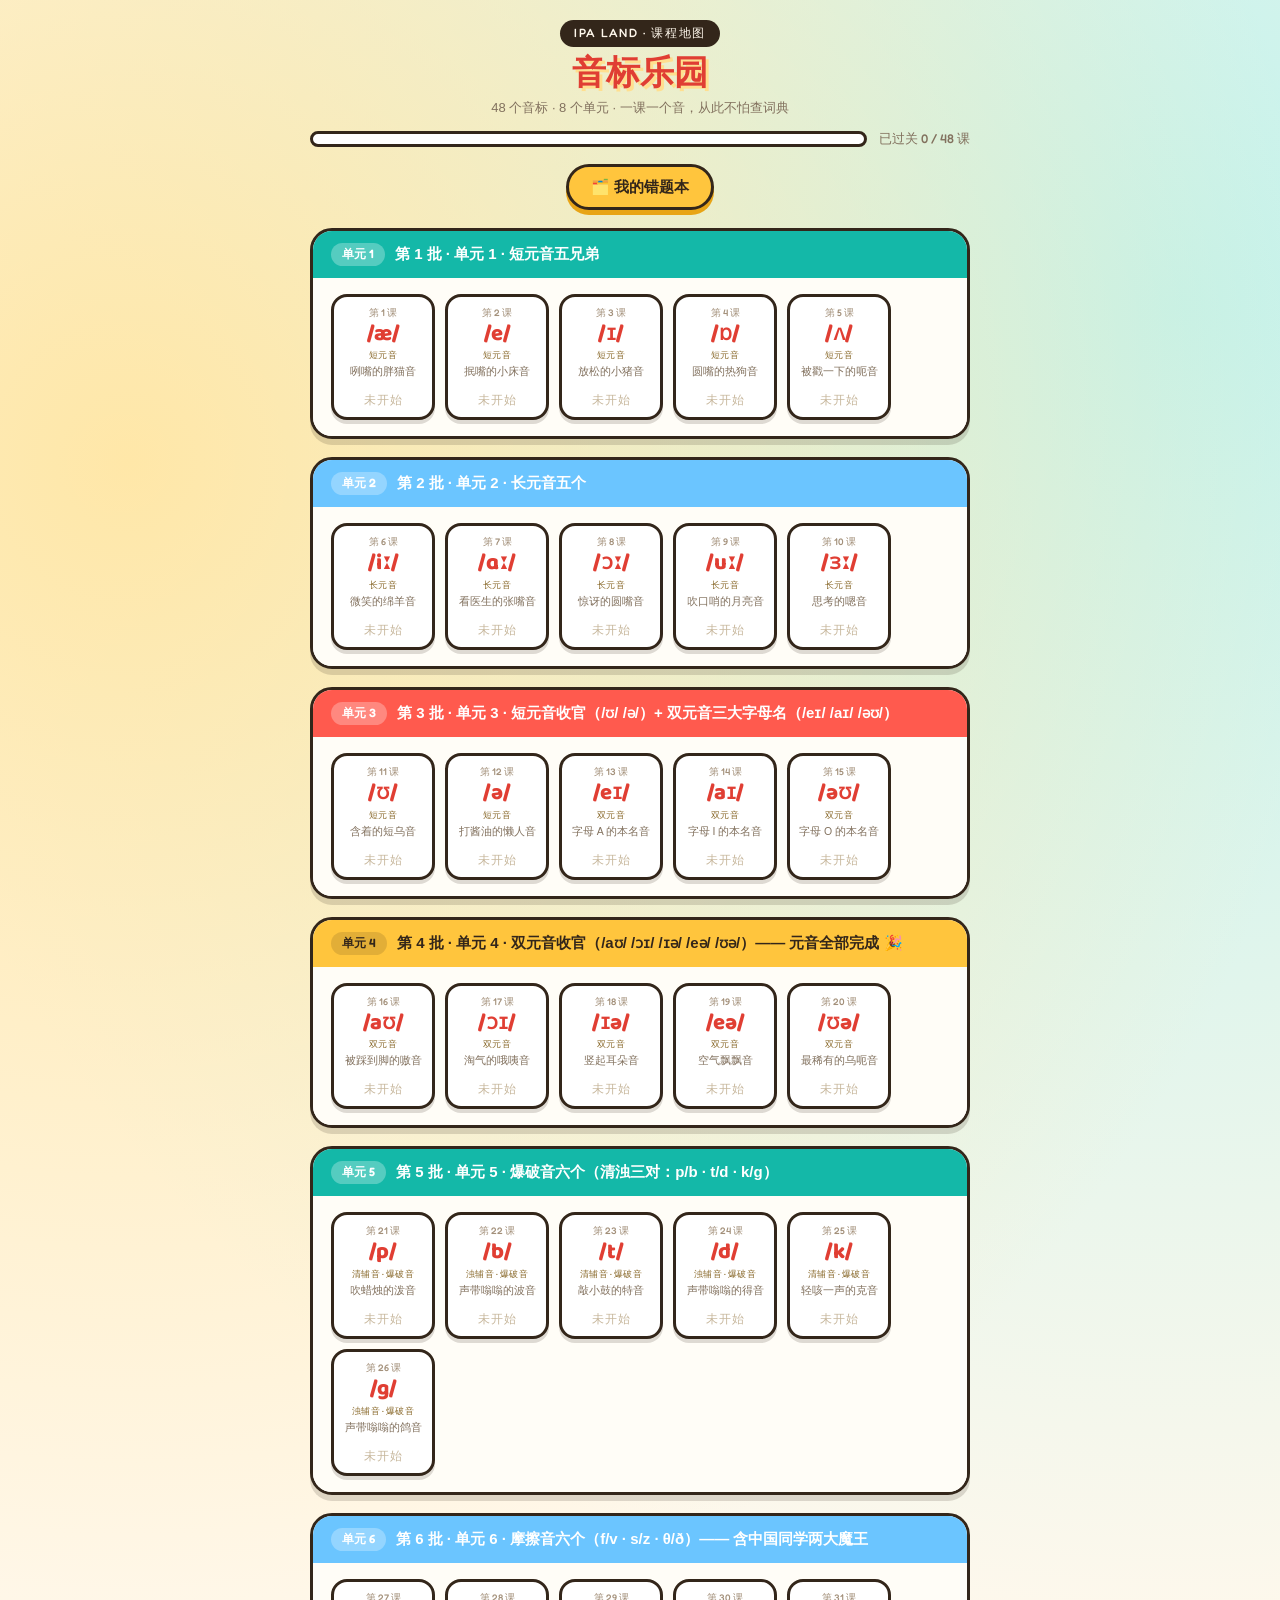
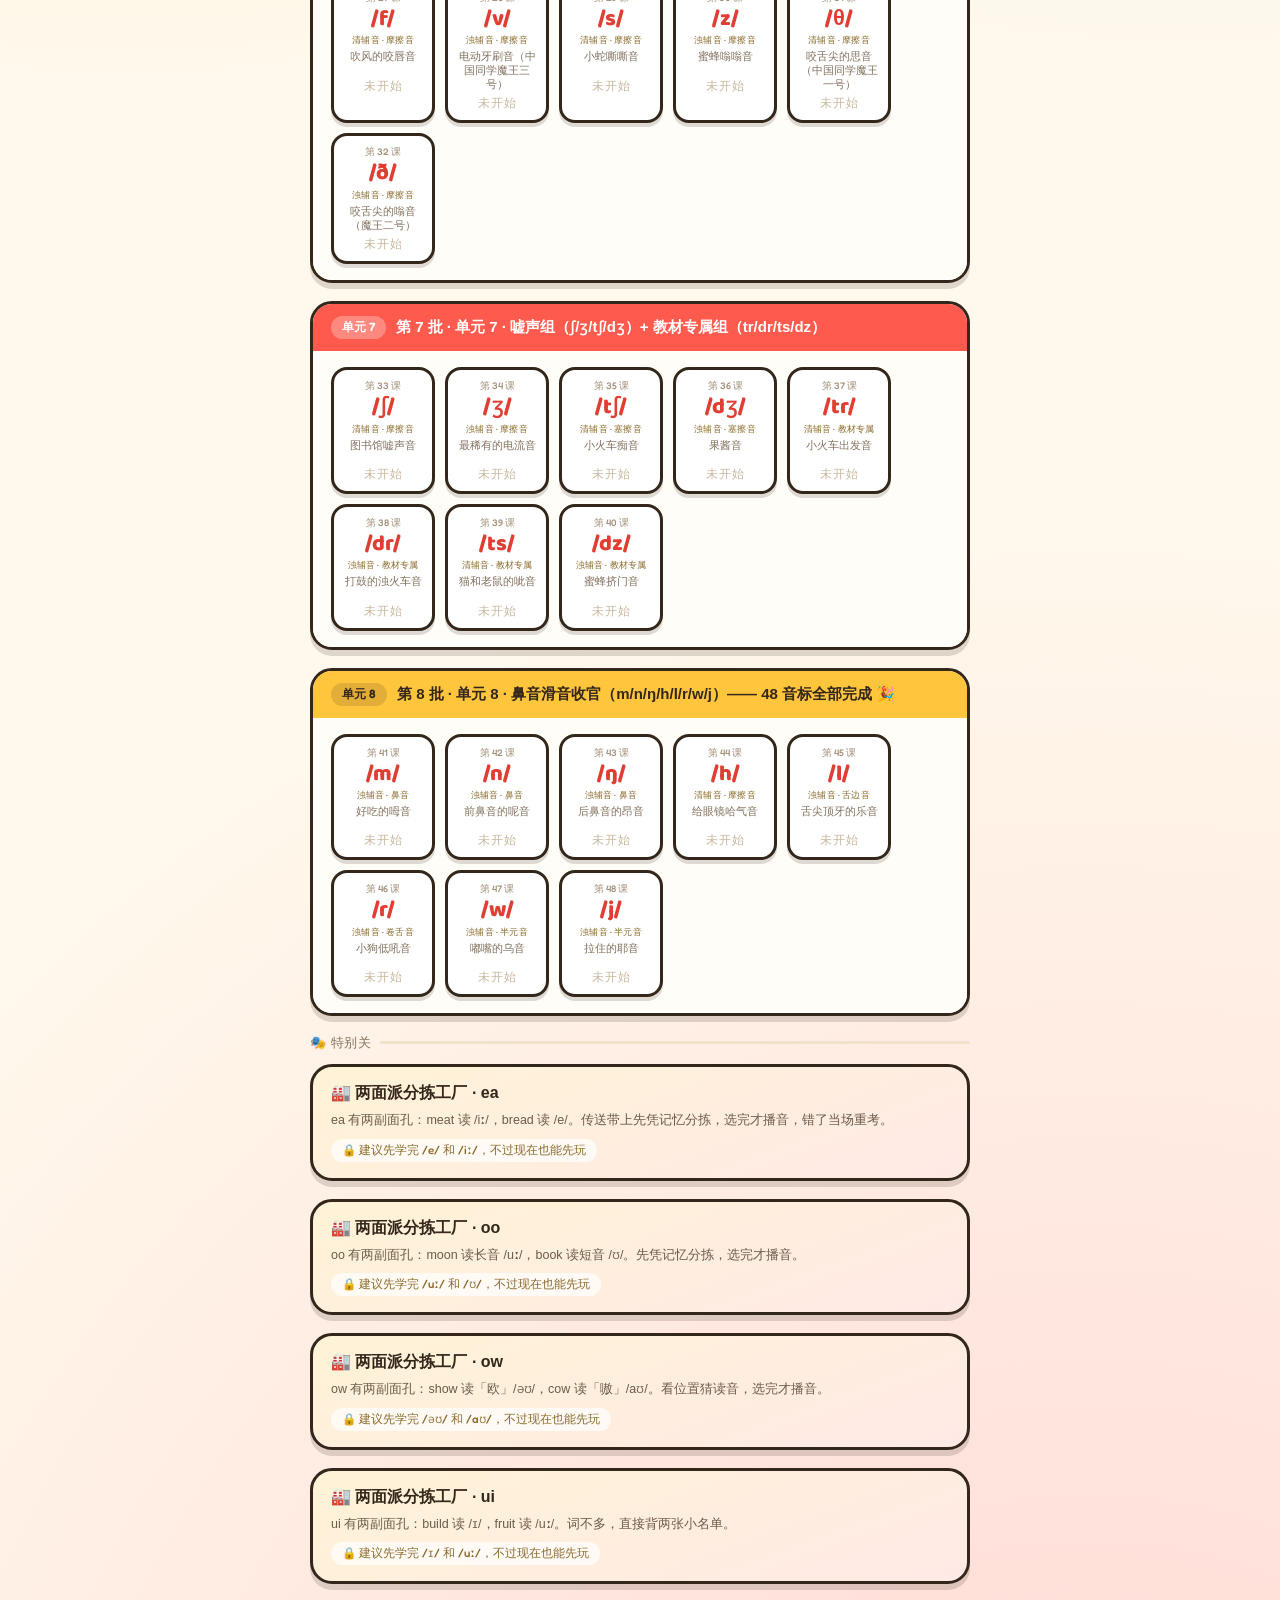
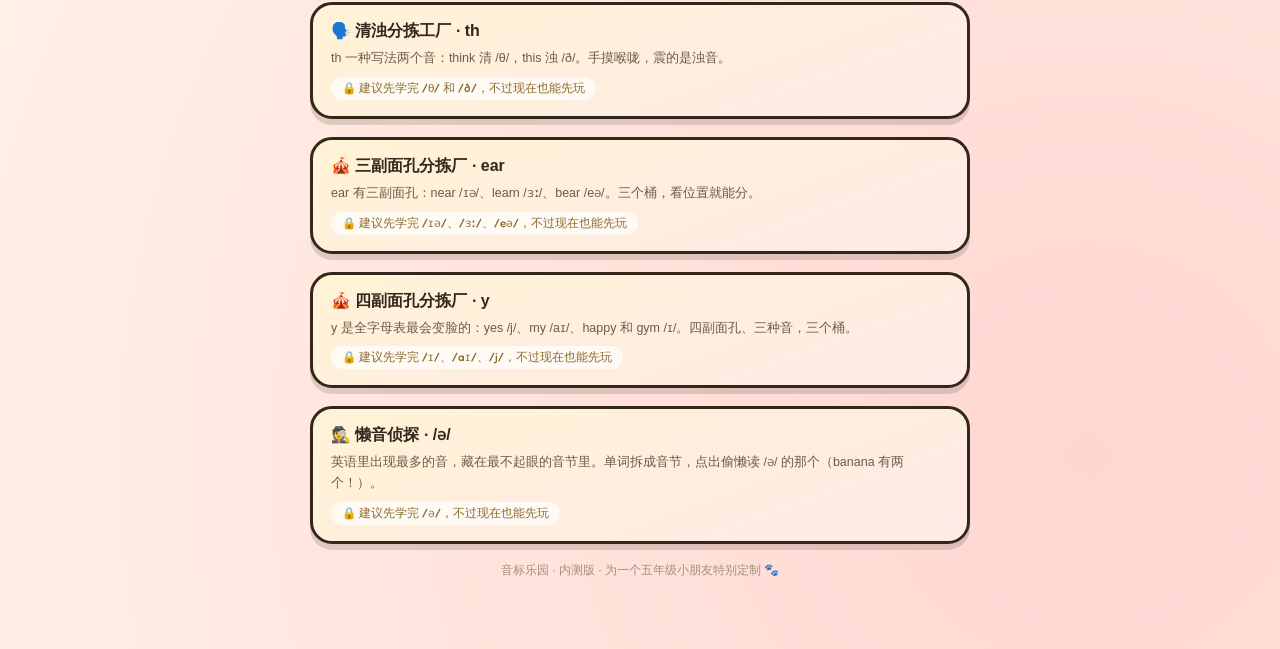
<file: index.html>
<!DOCTYPE html>
<html lang="zh-CN">
<head>
<meta charset="UTF-8">
<meta name="viewport" content="width=device-width, initial-scale=1.0">
<title>音标乐园 IPA Land · 课程地图</title>
<link rel="manifest" href="manifest.json?v=2">
<meta name="theme-color" content="#ff5a4e">
<link rel="icon" href="favicon.ico" sizes="any">
<link rel="icon" type="image/png" sizes="192x192" href="icons/icon-192-v2.png">
<link rel="apple-touch-icon" href="icons/apple-touch-icon-v2.png">
<meta name="apple-mobile-web-app-capable" content="yes">
<meta name="apple-mobile-web-app-status-bar-style" content="black-translucent">
<link rel="stylesheet" href="css/fonts.css">
<link rel="stylesheet" href="css/theme.css">
<style>
  .overall{display:flex;align-items:center;gap:12px;margin:14px 0 4px}
  .overall .pbar{flex:1}
  .overall-label{font-family:var(--ui);font-size:12.5px;color:#82715e;flex:none;white-space:nowrap}

  .unit-card{background:var(--card);border:3px solid var(--ink);border-radius:22px;
    box-shadow:0 6px 0 var(--shadow);margin-bottom:18px;overflow:hidden}
  .unit-head{padding:12px 18px;color:#fff;font-weight:900;font-size:15px;display:flex;align-items:center;gap:10px}
  .unit-head .num{font-family:var(--ui);background:rgba(255,255,255,.28);border-radius:999px;padding:3px 11px;font-size:12px;flex:none}
  .unit-card:nth-of-type(4n+1) .unit-head{background:var(--teal)}
  .unit-card:nth-of-type(4n+2) .unit-head{background:var(--sky)}
  .unit-card:nth-of-type(4n+3) .unit-head{background:var(--coral)}
  .unit-card:nth-of-type(4n+4) .unit-head{background:var(--sun);color:var(--ink)}
  .unit-card:nth-of-type(4n+4) .unit-head .num{background:rgba(51,38,26,.14)}
  .unit-body{padding:16px 18px;background:#fffdf7}

  .lesson-grid{display:flex;flex-wrap:wrap;gap:10px}
  .lesson-tile{width:104px;text-align:center;background:#fff;border:3px solid var(--ink);border-radius:16px;
    padding:10px 6px 9px;box-shadow:0 4px 0 var(--shadow);cursor:pointer;display:block;
    transition:transform .06s, box-shadow .06s}
  .lesson-tile:active{transform:translateY(3px);box-shadow:0 1px 0 var(--shadow)}
  .lesson-tile:focus-visible{outline:3px solid var(--sky);outline-offset:2px}
  .lesson-tile.done{background:#e6fbf8;border-color:var(--teal-deep)}
  .lesson-tile .lnum{font-family:var(--ui);font-size:9.5px;color:#a3907a}
  .lesson-tile .sym{font-family:var(--en);font-weight:800;font-size:22px;color:var(--coral-deep);line-height:1.3}
  .lesson-tile .type{font-family:var(--ui);font-size:9px;letter-spacing:.02em;color:#8a6a2c;margin-top:1px}
  .lesson-tile .nick{font-size:10.5px;color:#82715e;margin-top:3px;line-height:1.3;min-height:2.2em}
  .lesson-tile .stars{margin-top:5px;font-size:11.5px;letter-spacing:1px;color:#c7b79c}
  .lesson-tile.done .stars{color:inherit}

  @media (max-width:380px){
    .lesson-tile{width:96px}
  }

  .specials-head{font-family:var(--ui);font-size:13px;letter-spacing:.06em;color:#82715e;
    margin:4px 0 12px;display:flex;align-items:center;gap:8px}
  .specials-head::after{content:'';flex:1;height:3px;border-radius:2px;background:#f0e2cb}
  .special-card{display:block;background:linear-gradient(160deg,#fff3d6,#ffe9e6);
    border:3px solid var(--ink);border-radius:22px;box-shadow:0 6px 0 var(--shadow);
    padding:16px 18px;margin-bottom:18px;transition:transform .06s, box-shadow .06s}
  .special-card:active{transform:translateY(3px);box-shadow:0 1px 0 var(--shadow)}
  .special-card:focus-visible{outline:3px solid var(--sky);outline-offset:2px}
  .special-card .t{font-weight:900;font-size:16px;display:flex;align-items:center;gap:8px}
  .special-card .d{font-size:12.5px;color:#6b5b49;line-height:1.65;margin-top:6px}
  .special-card .lock{font-family:var(--ui);font-size:11.5px;color:#8a6a2c;margin-top:8px;margin-right:6px;
    background:rgba(255,255,255,.7);border-radius:999px;padding:4px 11px;display:inline-block}
</style>
</head>
<body>
<div class="wrap">

  <header>
    <div class="badge">IPA Land · 课程地图</div>
    <h1>音标乐园</h1>
    <p>48 个音标 · 8 个单元 · 一课一个音，从此不怕查词典</p>
    <div class="overall">
      <div class="pbar"><i id="overallFill"></i></div>
      <span class="overall-label" id="overallText">加载中…</span>
    </div>
    <a class="btn sun" href="wrongbook.html" style="display:inline-block;margin-top:12px" id="wrongbookLink">🗂️ 我的错题本</a>
  </header>

  <div id="units">
    <div class="card" style="text-align:center;color:#82715e">课程加载中…</div>
  </div>

  <div id="specials"></div>

  <footer>音标乐园 · 内测版 · 为一个五年级小朋友特别定制 🐾</footer>
</div>

<script src="js/storage.js"></script>
<script src="js/lesson-data.js"></script>
<script src="js/special-progress.js"></script>
<script src="js/sorting-sets.js"></script>
<script src="js/home.js"></script>
<script src="js/pwa.js"></script>
</body>
</html>
</file>
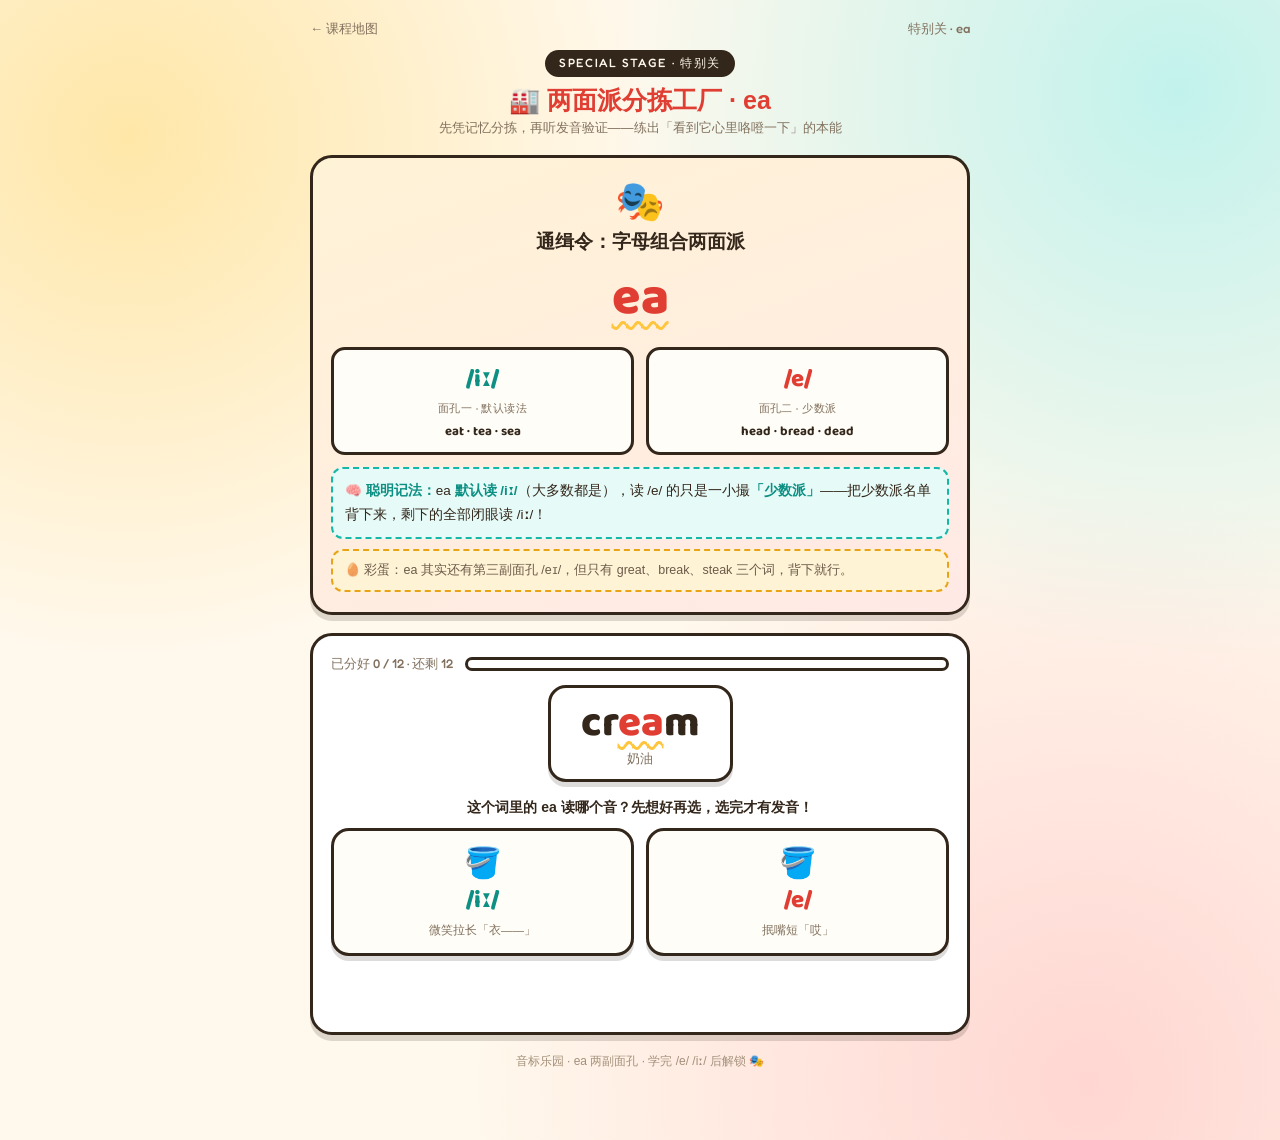
<file: game-ea-sorting.html>
<!DOCTYPE html>
<html lang="zh-CN">
<head>
<meta charset="UTF-8">
<meta name="viewport" content="width=device-width, initial-scale=1.0">
<title>两面派分拣工厂 · ea</title>
<!-- ea 分拣厂已并入通用分拣厂 game-sorting.html（数据驱动，词表来自内容库 JSON）。
     这个文件只留作跳板：早期分享出去的链接、装到主屏幕的旧图标、SW 里的旧缓存都还指着它。 -->
<meta http-equiv="refresh" content="0; url=game-sorting.html?set=ea">
<link rel="canonical" href="game-sorting.html?set=ea">
<link rel="stylesheet" href="css/fonts.css">
<link rel="stylesheet" href="css/theme.css">
</head>
<body>
<div class="wrap">
  <div class="card" style="text-align:center">
    <p style="font-weight:900;font-size:16px;margin-bottom:8px">🏭 正在带你去分拣工厂…</p>
    <p style="font-size:13px;color:#82715e;line-height:1.7">没有自动跳转的话，点这里 👉
      <a href="game-sorting.html?set=ea" style="color:#1a5fb4;font-weight:700">ea 两面派分拣工厂</a></p>
  </div>
</div>
<script>location.replace('game-sorting.html?set=ea');</script>
</body>
</html>
</file>
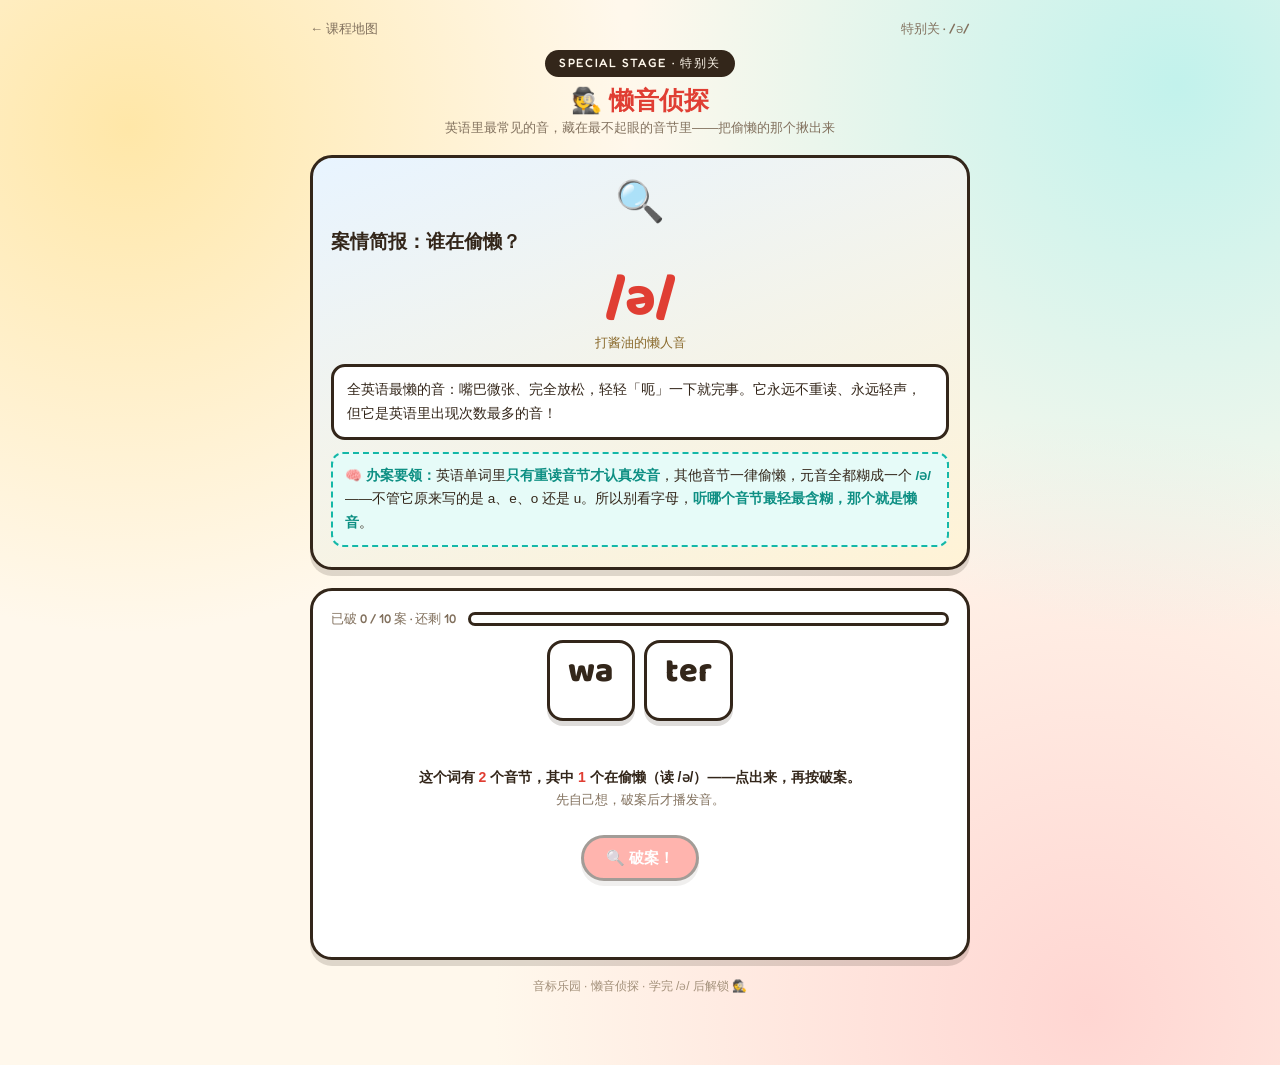
<file: game-schwa.html>
<!DOCTYPE html>
<html lang="zh-CN">
<head>
<meta charset="UTF-8">
<meta name="viewport" content="width=device-width, initial-scale=1.0">
<title>懒音侦探 · /ə/ 特别关</title>
<link rel="manifest" href="manifest.json?v=2">
<meta name="theme-color" content="#ff5a4e">
<link rel="icon" href="favicon.ico" sizes="any">
<link rel="icon" type="image/png" sizes="192x192" href="icons/icon-192-v2.png">
<link rel="apple-touch-icon" href="icons/apple-touch-icon-v2.png">
<meta name="apple-mobile-web-app-capable" content="yes">
<meta name="apple-mobile-web-app-status-bar-style" content="black-translucent">
<link rel="stylesheet" href="css/fonts.css">
<link rel="stylesheet" href="css/theme.css">
<style>
  .lesson-nav{display:flex;justify-content:space-between;align-items:center;
    font-family:var(--ui);font-size:13px;color:#82715e;margin-bottom:12px}
  header h1{font-family:var(--zh);font-weight:900;font-size:25px;text-shadow:none}

  /* ---- 案情卡 ---- */
  .brief{background:linear-gradient(160deg,#e8f4ff,#fff3d6);text-align:center}
  .brief .glass{font-size:40px}
  .brief h2{font-weight:900;font-size:19px;margin:4px 0 10px}
  .brief .sym{font-family:var(--en);font-weight:800;font-size:56px;color:var(--coral-deep);line-height:1.2}
  .brief .nick{font-family:var(--ui);font-size:13px;color:#8a6a2c;margin-top:2px}
  .brief .howto{background:#fff;border:3px solid var(--ink);border-radius:14px;padding:11px 13px;
    font-size:13.5px;line-height:1.75;margin-top:12px;text-align:left}
  .rule{background:#e6fbf8;border:2.5px dashed var(--teal);border-radius:12px;padding:10px 12px;
    font-size:13.5px;margin-top:12px;text-align:left;line-height:1.75}
  .rule b{color:var(--teal-deep)}

  /* ---- 办案区 ---- */
  .game-top{display:flex;align-items:center;gap:12px;margin-bottom:12px}
  .game-top .pbar{flex:1;height:14px}
  .round-label{font-family:var(--ui);font-size:12.5px;color:#82715e;flex:none}

  .caseword{text-align:center;margin:8px 0 4px}
  .syls{display:flex;justify-content:center;flex-wrap:wrap;gap:9px}
  .syl{font-family:var(--en);font-weight:800;font-size:34px;background:#fff;border:3px solid var(--ink);
    border-radius:16px;padding:10px 18px;cursor:pointer;box-shadow:0 5px 0 var(--shadow);
    transition:transform .06s, box-shadow .06s;color:inherit;line-height:1.1;position:relative}
  .syl:active{transform:translateY(4px);box-shadow:0 1px 0 var(--shadow)}
  .syl:focus-visible{outline:3px solid var(--sky);outline-offset:3px}
  .syl.on{background:#fff3d6;border-color:var(--sun-deep);box-shadow:0 5px 0 var(--sun-deep)}
  .syl .mark{display:block;font-family:var(--en);font-size:14px;font-weight:700;min-height:17px;
    color:var(--coral-deep);margin-top:1px}
  .syl.lazy{background:#fff3d6;border-color:var(--sun-deep)}
  .syl.missed{background:#fff3d6;border-color:var(--coral-deep);box-shadow:0 0 0 3px #ffd0cb inset}
  .syl.badpick{background:#ffe0dd;border-color:var(--coral-deep)}
  .zhline{font-size:13px;color:#82715e;margin-top:8px}
  .ipaline{font-family:var(--en);font-weight:700;font-size:17px;margin-top:4px;min-height:23px}
  .ipaline b{color:var(--coral-deep)}

  .ask{text-align:center;font-size:14px;font-weight:700;margin:14px 0 10px;line-height:1.6}
  .ask em{font-style:normal;color:var(--coral-deep)}
  .actions{text-align:center}
  .btn[disabled]{opacity:.45;cursor:default;box-shadow:0 5px 0 var(--shadow)}
  .btn[disabled]:active{transform:none}
  .feedback{min-height:44px;text-align:center;font-size:14.5px;font-weight:900;margin-top:12px;line-height:1.6}
  .feedback.ok{color:var(--teal-deep)}
  .feedback.no{color:var(--coral-deep)}

  /* ---- 结算 ---- */
  .result{text-align:center;padding:4px 0}
  .result .big{font-size:42px;letter-spacing:6px}
  .result h3{font-size:19px;font-weight:900;margin:6px 0 4px}
  .result p{font-size:13.5px;color:#82715e}
  .listbox{background:#fff3d6;border:3px solid var(--ink);border-radius:14px;padding:12px;margin-top:12px;text-align:left}
  .listbox h4{font-size:14px;font-weight:900;margin-bottom:6px}
  .listbox .list{font-family:var(--en);font-weight:700;font-size:15px;line-height:1.9}
  .listbox .list button{font:inherit;background:none;border:none;padding:0;cursor:pointer;color:#1a5fb4}
  .listbox .list button:focus-visible{outline:2px solid var(--sky);outline-offset:2px}
  .listbox p{font-size:12.5px;color:#82715e;margin-top:6px;line-height:1.6}
  .listbox.book{background:#ffe9e6}

  @media (max-width:360px){
    .syl{font-size:28px;padding:8px 13px}
  }
</style>
</head>
<body>
<div class="wrap">
  <div class="lesson-nav">
    <a href="index.html">← 课程地图</a>
    <span>特别关 · /ə/</span>
  </div>

  <header>
    <div class="badge">SPECIAL STAGE · 特别关</div>
    <h1>🕵️ 懒音侦探</h1>
    <p>英语里最常见的音，藏在最不起眼的音节里——把偷懒的那个揪出来</p>
  </header>

  <div id="app">
    <div class="card" style="text-align:center;color:#82715e">案情加载中…</div>
  </div>

  <footer>音标乐园 · 懒音侦探 · 学完 /ə/ 后解锁 🕵️</footer>
</div>

<script src="js/speak.js"></script>
<script src="js/storage.js"></script>
<script src="js/lesson-data.js"></script>
<script src="js/special-progress.js"></script>
<script src="js/pwa.js"></script>
<script>
(function () {
  const app = document.getElementById('app');
  const say = IpaSpeak.say;
  const ID = 'schwa';
  const TARGET = 10;   /* 一轮 10 个案子 */

  function shuffle(a) {
    for (let i = a.length - 1; i > 0; i--) {
      const j = Math.floor(Math.random() * (i + 1));
      const t = a[i]; a[i] = a[j]; a[j] = t;
    }
    return a;
  }

  function esc(s) {
    return String(s).replace(/&/g, '&amp;').replace(/</g, '&lt;').replace(/>/g, '&gt;');
  }

  /* 音标里的 ə 标红加粗（跟课程页里"目标音红色加粗"一致） */
  function markIpa(ipa) {
    return esc(ipa).split('ə').join('<b>ə</b>');
  }

  function run(sound) {
    const data = sound.gameSchwa;
    const ALL = data.words;

    app.innerHTML =
      '<div class="card brief">' +
        '<div class="glass">🔍</div>' +
        '<h2>案情简报：谁在偷懒？</h2>' +
        '<div class="sym">/' + esc(sound.symbol) + '/</div>' +
        '<div class="nick">' + esc(sound.nickname) + '</div>' +
        '<div class="howto">' + esc(sound.howTo) + '</div>' +
        '<div class="rule">🧠 <b>办案要领：</b>英语单词里<b>只有重读音节才认真发音</b>，' +
          '其他音节一律偷懒，元音全都糊成一个 <b>/ə/</b>——不管它原来写的是 a、e、o 还是 u。' +
          '所以别看字母，<b>听哪个音节最轻最含糊，那个就是懒音</b>。' +
        '</div>' +
      '</div>' +
      '<div class="card">' +
        '<div class="game-top">' +
          '<span class="round-label" id="roundLabel"></span>' +
          '<div class="pbar"><i id="pfill"></i></div>' +
        '</div>' +
        '<div id="quiz">' +
          '<div class="caseword">' +
            '<div class="syls" id="syls"></div>' +
            '<div class="zhline" id="zhline"></div>' +
            '<div class="ipaline" id="ipaline"></div>' +
          '</div>' +
          '<p class="ask" id="ask"></p>' +
          '<div class="actions"><button class="btn" id="solveBtn" disabled>🔍 破案！</button></div>' +
          '<div class="feedback" id="fb"></div>' +
        '</div>' +
        '<div class="result" id="result" style="display:none">' +
          '<div class="big" id="stars"></div>' +
          '<h3 id="rTitle"></h3><p id="rText"></p>' +
          '<div class="listbox" id="recapBox" style="display:none">' +
            '<h4>📖 本局没破的案子（点词可听）</h4><div class="list" id="recapList"></div>' +
            '<p>错过的词都当场重审过了——明天再来特训一遍，才算真记住。</p>' +
          '</div>' +
          '<div class="listbox book" id="bookBox" style="display:none">' +
            '<h4>🗂️ 悬案卷宗（累计 · 点词可听）</h4><div class="list" id="bookList"></div>' +
            '<p>特训里破一次销一笔账，销干净自动结案。</p>' +
          '</div>' +
          '<div class="listbox">' +
            '<h4>🎁 结案奖励 · 懒音藏身处（点词可听）</h4>' +
            '<div class="list" id="rewardList"></div>' +
            '<p>看出规律了吗？懒音最爱藏在<b>词尾的 er / or / ar / our</b>（teacher、doctor、sugar、colour）' +
            '和<b>词首的轻读 a</b>（about、again）里。' +
            '</p>' +
          '</div>' +
          '<div>' +
            '<button class="btn" id="againBtn">🔁 再查一轮</button> ' +
            '<button class="btn sun" id="drillBtn">🔥 悬案特训</button>' +
          '</div>' +
        '</div>' +
      '</div>';

    const elSyls = document.getElementById('syls');
    const elZh = document.getElementById('zhline');
    const elIpa = document.getElementById('ipaline');
    const elAsk = document.getElementById('ask');
    const elFb = document.getElementById('fb');
    const elSolve = document.getElementById('solveBtn');
    const elRound = document.getElementById('roundLabel');
    const elFill = document.getElementById('pfill');
    const elQuiz = document.getElementById('quiz');
    const elResult = document.getElementById('result');

    let queue = [], cur = null, picked = [], locked = false, drill = false, roundTotal = 0;
    let done, firstTryRight, sessionWrong;
    let timer = null;

    function count(o) { return Object.keys(o).length; }

    function start() {
      drill = false;
      queue = shuffle(ALL.slice()).slice(0, Math.min(TARGET, ALL.length));
      roundTotal = queue.length;
      begin();
    }

    function startDrill() {
      const book = IpaSpecial.loadBook(ID);
      let list = ALL.filter(function (w) { return book[w.w]; });
      if (list.length === 0) return;
      if (list.length < 4) {   /* 不足 4 个补几个当陪练 */
        const pad = shuffle(ALL.filter(function (w) { return !book[w.w]; }).slice()).slice(0, 4 - list.length);
        list = list.concat(pad);
      }
      drill = true;
      queue = shuffle(list.slice());
      roundTotal = queue.length;
      begin();
    }

    function begin() {
      done = {}; firstTryRight = {}; sessionWrong = {};
      elResult.style.display = 'none';
      elQuiz.style.display = 'block';
      next();
    }

    function next() {
      if (queue.length === 0) return end();
      locked = false;
      picked = [];
      cur = queue.shift();

      elRound.textContent = (drill ? '🔥特训 · ' : '') +
        '已破 ' + count(done) + ' / ' + roundTotal + ' 案 · 还剩 ' + (queue.length + 1);
      elFill.style.width = (count(done) / roundTotal * 100) + '%';
      elFb.textContent = ''; elFb.className = 'feedback';
      elZh.textContent = '';
      elIpa.innerHTML = '';

      const n = cur.lazy.length;
      elAsk.innerHTML = '这个词有 <em>' + cur.syl.length + '</em> 个音节，其中 <em>' + n +
        '</em> 个在偷懒（读 /ə/）——点出来，再按破案。<br>' +
        '<span style="font-weight:400;font-size:12.5px;color:#82715e">先自己想，破案后才播发音。</span>';

      elSyls.innerHTML = '';
      cur.syl.forEach(function (s, i) {
        const b = document.createElement('button');
        b.type = 'button';
        b.className = 'syl';
        b.dataset.i = i;
        b.innerHTML = esc(s) + '<span class="mark"></span>';
        b.addEventListener('click', function () { toggle(i, b); });
        elSyls.appendChild(b);
      });

      elSolve.disabled = true;
      elSolve.textContent = '🔍 破案！';
    }

    function toggle(i, btn) {
      if (locked) return;
      const at = picked.indexOf(i);
      if (at >= 0) { picked.splice(at, 1); btn.classList.remove('on'); }
      else { picked.push(i); btn.classList.add('on'); }
      const need = cur.lazy.length;
      elSolve.disabled = picked.length !== need;
      elSolve.textContent = picked.length === need
        ? '🔍 破案！'
        : '🔍 破案！（还要点 ' + (need - picked.length) + ' 个）';
    }

    function solve() {
      if (locked || picked.length !== cur.lazy.length) return;
      locked = true;
      elSolve.disabled = true;

      const lazy = cur.lazy;
      const ok = lazy.every(function (i) { return picked.indexOf(i) >= 0; });

      /* 揭晓：懒音节标黄并显示 /ə/，漏掉的加红框，点错的标红 */
      Array.prototype.forEach.call(elSyls.children, function (b, i) {
        b.classList.remove('on');
        if (lazy.indexOf(i) >= 0) {
          b.classList.add(picked.indexOf(i) >= 0 ? 'lazy' : 'missed');
          b.querySelector('.mark').textContent = '/ə/';
        } else if (picked.indexOf(i) >= 0) {
          b.classList.add('badpick');
        }
      });
      elZh.textContent = '点音节可以重听整个词';
      elIpa.innerHTML = '/' + markIpa(cur.ipa) + '/';
      say(cur.w);

      const book = IpaSpecial.loadBook(ID);
      if (ok) {
        done[cur.w] = 1;
        if (!sessionWrong[cur.w]) firstTryRight[cur.w] = 1;
        if (drill && book[cur.w]) {
          book[cur.w]--;
          const left = book[cur.w];
          if (left <= 0) delete book[cur.w];
          IpaSpecial.saveBook(ID, book);
          elFb.textContent = '✅ 破案！' + cur.w + ' —— 销一笔账' +
            (left > 0 ? '（还剩 ' + left + ' 笔）' : '（已结案 🎉）');
        } else {
          elFb.textContent = '✅ 抓对了！' + cur.w + ' 里偷懒的就是它。';
        }
        elFb.className = 'feedback ok';
      } else {
        sessionWrong[cur.w] = 1;
        book[cur.w] = (book[cur.w] || 0) + 1;
        IpaSpecial.saveBook(ID, book);
        queue.splice(Math.min(2, queue.length), 0, cur);   /* 当场重审：隔 2 题再来 */
        elFb.textContent = '❌ 偷懒的是黄色那个（红框是你漏掉的）—— 记入卷宗，待会儿重审！';
        elFb.className = 'feedback no';
      }
      clearTimeout(timer);
      timer = setTimeout(next, ok ? 1800 : 3200);
    }

    /* 揭晓后点音节 = 重听整个词（单个音节交给 TTS 会念成怪音，PRD 技术记录 #2） */
    elSyls.addEventListener('click', function () { if (locked && cur) say(cur.w); });
    elSolve.addEventListener('click', solve);

    function fillList(el, items) {
      el.innerHTML = '';
      items.forEach(function (x, i) {
        const b = document.createElement('button');
        b.type = 'button';
        b.textContent = x.label;
        b.addEventListener('click', function () { say(x.w); });
        el.appendChild(b);
        if (i < items.length - 1) el.appendChild(document.createTextNode('  ·  '));
      });
    }

    function end() {
      elFill.style.width = '100%';
      elQuiz.style.display = 'none';
      elResult.style.display = 'block';

      const score = count(firstTryRight);
      const stars = score >= roundTotal ? 3
        : score >= roundTotal - 2 ? 2
        : score >= Math.ceil(roundTotal * 0.6) ? 1 : 0;
      if (!drill) IpaSpecial.setStars(ID, stars);

      document.getElementById('stars').textContent = '⭐'.repeat(stars) + '☆'.repeat(3 - stars);
      const titles = ['懒音藏得太深了，不过每个案子都重审过了！', '开始有线索了！', '快成名侦探了！', '金牌懒音侦探！一个都没跑掉 🏆'];
      document.getElementById('rTitle').textContent = titles[stars];
      document.getElementById('rText').textContent =
        '一次破案 ' + score + ' / ' + roundTotal + ' 个（没破的都已当场重审）';

      const recapBox = document.getElementById('recapBox');
      const recap = ALL.filter(function (w) { return sessionWrong[w.w]; });
      if (recap.length) {
        recapBox.style.display = 'block';
        fillList(document.getElementById('recapList'), recap.map(function (w) {
          return { w: w.w, label: w.w + ' /' + w.ipa + '/' };
        }));
      } else { recapBox.style.display = 'none'; }

      const book = IpaSpecial.loadBook(ID);
      const bookWords = ALL.filter(function (w) { return book[w.w]; });
      const bookBox = document.getElementById('bookBox');
      const drillBtn = document.getElementById('drillBtn');
      if (bookWords.length) {
        bookBox.style.display = 'block';
        fillList(document.getElementById('bookList'), bookWords.map(function (w) {
          return { w: w.w, label: w.w + ' ×' + book[w.w] };
        }));
        drillBtn.style.display = '';
      } else {
        bookBox.style.display = 'none';
        drillBtn.style.display = 'none';
      }

      fillList(document.getElementById('rewardList'), ALL.map(function (w) {
        return { w: w.w, label: w.w + ' /' + w.ipa + '/' };
      }));

      if (stars === 3) say('Perfect! You are the lazy sound detective!');
    }

    document.getElementById('againBtn').addEventListener('click', start);
    document.getElementById('drillBtn').addEventListener('click', startDrill);
    start();
  }

  IpaData.loadAll().then(function (units) {
    const sound = units.flatMap(function (u) { return u.sounds; })
      .find(function (s) { return s.gameSchwa && s.gameSchwa.words && s.gameSchwa.words.length; });
    if (!sound) {
      app.innerHTML = '<div class="card" style="text-align:center;color:#82715e">' +
        '内容库里还没有懒音侦探的数据（sound.gameSchwa）。' +
        '<br><a href="index.html" style="color:#1a5fb4">← 回课程地图</a></div>';
      return;
    }
    run(sound);
  }).catch(function (err) {
    app.innerHTML =
      '<div class="card" style="text-align:center">' +
      '<p style="font-weight:700;margin-bottom:8px">😿 内容加载失败</p>' +
      '<p style="font-size:13px;color:#82715e;line-height:1.7">' +
      '直接双击打开网页时，浏览器会拦截本地 JSON 文件的读取。<br>' +
      '请在本目录下启动本地服务器再访问：<code>npx serve .</code> 或 <code>python -m http.server</code>' +
      '</p><p style="font-size:11px;color:#a3907a;margin-top:10px">' + esc(err.message) + '</p></div>';
  });
})();
</script>
</body>
</html>
</file>
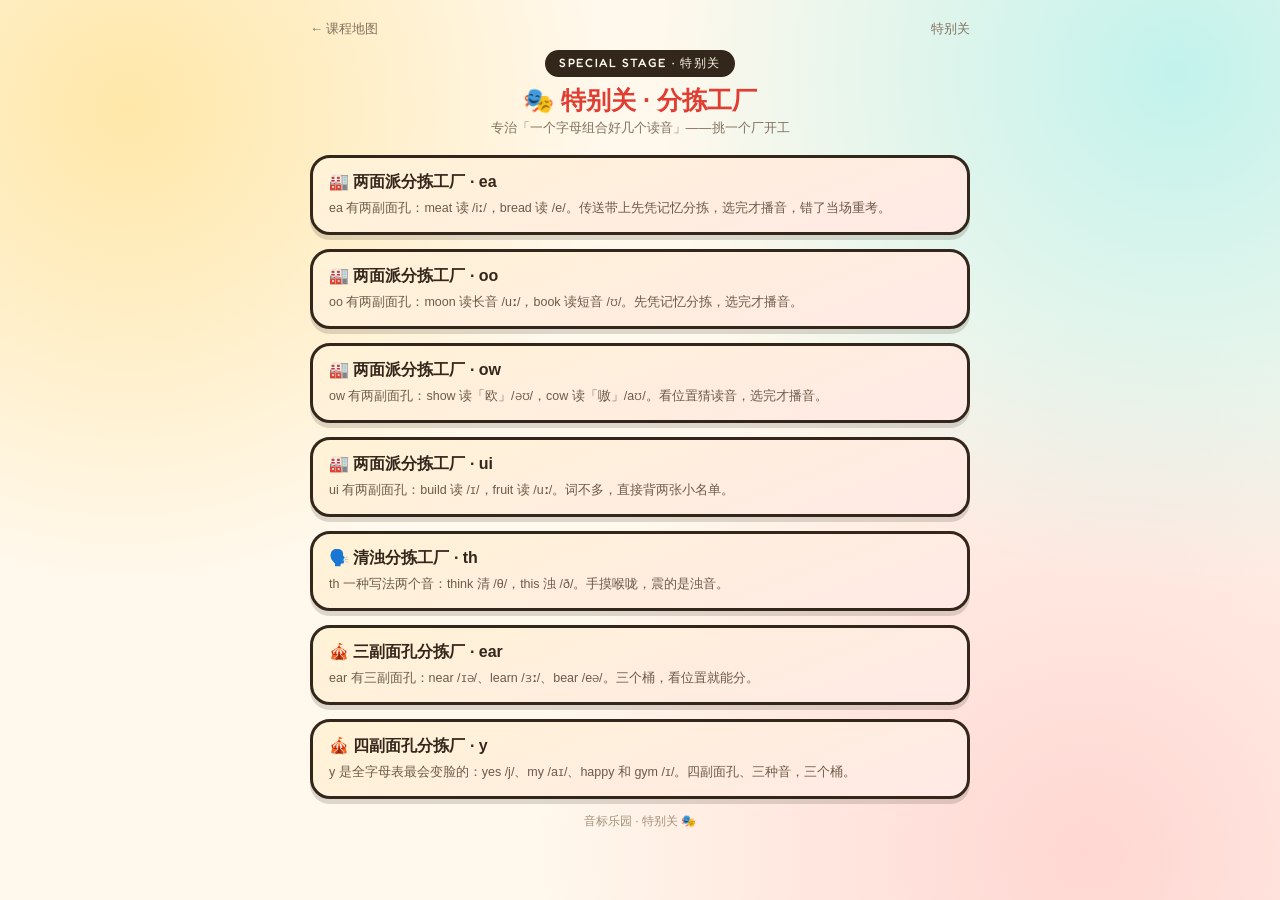
<file: game-sorting.html>
<!DOCTYPE html>
<html lang="zh-CN">
<head>
<meta charset="UTF-8">
<meta name="viewport" content="width=device-width, initial-scale=1.0">
<title>两面派分拣工厂 · 特别关</title>
<link rel="manifest" href="manifest.json?v=2">
<meta name="theme-color" content="#ff5a4e">
<link rel="icon" href="favicon.ico" sizes="any">
<link rel="icon" type="image/png" sizes="192x192" href="icons/icon-192-v2.png">
<link rel="apple-touch-icon" href="icons/apple-touch-icon-v2.png">
<meta name="apple-mobile-web-app-capable" content="yes">
<meta name="apple-mobile-web-app-status-bar-style" content="black-translucent">
<link rel="stylesheet" href="css/fonts.css">
<link rel="stylesheet" href="css/theme.css">
<style>
  .lesson-nav{display:flex;justify-content:space-between;align-items:center;
    font-family:var(--ui);font-size:13px;color:#82715e;margin-bottom:12px}
  header h1{font-family:var(--zh);font-weight:900;font-size:25px;text-shadow:none}

  /* ---- 通缉令 ---- */
  .wanted{background:linear-gradient(160deg,#fff3d6,#ffe9e6);text-align:center}
  .wanted .masks{font-size:40px}
  .wanted h2{font-weight:900;font-size:19px;margin:4px 0 10px;display:block}
  .wanted .combo{font-family:var(--en);font-weight:800;font-size:52px;color:var(--coral-deep);
    text-decoration:underline wavy var(--sun) 3px;text-underline-offset:8px;line-height:1.3}
  .faces{display:grid;gap:12px;margin-top:14px}
  .faces.n2{grid-template-columns:1fr 1fr}
  .faces.n3{grid-template-columns:1fr 1fr 1fr}
  .faces.n4{grid-template-columns:1fr 1fr}
  .face{border:3px solid var(--ink);border-radius:14px;padding:10px 6px;background:#fffdf7}
  .face .ipa{font-family:var(--en);font-weight:800;font-size:24px}
  .face .tag{font-family:var(--ui);font-size:10.5px;letter-spacing:.04em;color:#82715e;margin:2px 0 6px;line-height:1.4}
  .face .eg{font-family:var(--en);font-weight:700;font-size:13px;line-height:1.6;word-break:break-word}
  .rule{background:#e6fbf8;border:2.5px dashed var(--teal);border-radius:12px;padding:10px 12px;
    font-size:13.5px;margin-top:12px;text-align:left;line-height:1.75}
  .rule b{color:var(--teal-deep)}
  .egg{background:#fff3d6;border:2.5px dashed var(--sun-deep);border-radius:12px;padding:9px 12px;
    font-size:12.5px;margin-top:10px;text-align:left;line-height:1.7;color:#6b5b49}

  /* ---- 分拣区 ---- */
  .game-top{display:flex;align-items:center;gap:12px;margin-bottom:12px}
  .game-top .pbar{flex:1;height:14px}
  .round-label{font-family:var(--ui);font-size:12.5px;color:#82715e;flex:none}
  .conveyor{text-align:center;margin:6px 0 14px}
  .wordbox{display:inline-block;font-family:var(--en);font-weight:800;font-size:42px;background:#fff;
    border:3px solid var(--ink);border-radius:18px;padding:12px 30px;box-shadow:0 5px 0 var(--shadow);line-height:1.15}
  .wordbox .hit{color:var(--coral-deep);text-decoration:underline wavy var(--sun) 3px;text-underline-offset:6px}
  .wordbox .zh{display:block;font-family:var(--zh);font-weight:500;font-size:13px;color:#82715e;margin-top:4px}
  .ask{text-align:center;font-size:14px;font-weight:700;margin-bottom:10px;line-height:1.6}
  .bins{display:grid;gap:12px}
  .bins.n2{grid-template-columns:1fr 1fr}
  .bins.n3{grid-template-columns:1fr 1fr 1fr}
  .bins.n4{grid-template-columns:1fr 1fr}
  .bin{border:3px solid var(--ink);border-radius:18px;padding:14px 6px;text-align:center;cursor:pointer;
    box-shadow:0 5px 0 var(--shadow);transition:transform .06s, box-shadow .06s;background:#fffdf7;
    font:inherit;color:inherit;display:block;width:100%}
  .bin:active{transform:translateY(4px);box-shadow:0 1px 0 var(--shadow)}
  .bin:focus-visible{outline:3px solid var(--sky);outline-offset:3px}
  .bin .bucket{font-size:30px;line-height:1.2}
  .bin .ipa{font-family:var(--en);font-weight:800;font-size:24px}
  .bin .hint{font-family:var(--zh);font-size:11.5px;color:#82715e;line-height:1.4;margin-top:2px}
  .bin.right{background:#d8f8ee;border-color:var(--teal-deep)}
  .bin.wrong{background:#ffe0dd;border-color:var(--coral-deep)}
  .c-teal .ipa{color:var(--teal-deep)}
  .c-coral .ipa{color:var(--coral-deep)}
  .c-sun .ipa{color:#a8760a}
  .c-sky .ipa{color:var(--sky-deep)}
  .feedback{min-height:44px;text-align:center;font-size:14.5px;font-weight:900;margin-top:12px;line-height:1.6}
  .feedback.ok{color:var(--teal-deep)}
  .feedback.no{color:var(--coral-deep)}

  @media (max-width:360px){
    .bins.n3{grid-template-columns:1fr 1fr}
    .faces.n3{grid-template-columns:1fr 1fr}
    .wordbox{font-size:34px;padding:10px 20px}
  }

  /* ---- 结算 ---- */
  .result{text-align:center;padding:4px 0}
  .result .big{font-size:42px;letter-spacing:6px}
  .result h3{font-size:19px;font-weight:900;margin:6px 0 4px}
  .result p{font-size:13.5px;color:#82715e}
  .listbox{background:#fff3d6;border:3px solid var(--ink);border-radius:14px;padding:12px;margin-top:12px;text-align:left}
  .listbox h4{font-size:14px;font-weight:900;margin-bottom:6px}
  .listbox .list{font-family:var(--en);font-weight:700;font-size:15px;line-height:1.9}
  .listbox .list button{font:inherit;background:none;border:none;padding:0;cursor:pointer;color:#1a5fb4}
  .listbox .list button:focus-visible{outline:2px solid var(--sky);outline-offset:2px}
  .listbox p{font-size:12.5px;color:#82715e;margin-top:6px;line-height:1.6}
  .listbox.book{background:#ffe9e6}

  /* ---- 关卡选择（没带 ?set= 时）---- */
  .pick-card{display:block;background:linear-gradient(160deg,#fff3d6,#ffe9e6);border:3px solid var(--ink);
    border-radius:20px;box-shadow:0 5px 0 var(--shadow);padding:14px 16px;margin-bottom:14px}
  .pick-card:active{transform:translateY(3px);box-shadow:0 1px 0 var(--shadow)}
  .pick-card .t{font-weight:900;font-size:16px}
  .pick-card .d{font-size:12.5px;color:#6b5b49;line-height:1.6;margin-top:5px}
</style>
</head>
<body>
<div class="wrap">
  <div class="lesson-nav">
    <a href="index.html">← 课程地图</a>
    <span id="navTag">特别关</span>
  </div>

  <header>
    <div class="badge">SPECIAL STAGE · 特别关</div>
    <h1 id="pageTitle">🏭 分拣工厂</h1>
    <p id="pageSub">先凭记忆分拣，再听发音验证——练出「看到它心里咯噔一下」的本能</p>
  </header>

  <div id="app">
    <div class="card" style="text-align:center;color:#82715e">关卡加载中…</div>
  </div>

  <footer id="pageFoot">音标乐园 · 特别关 🎭</footer>
</div>

<script src="js/speak.js"></script>
<script src="js/storage.js"></script>
<script src="js/lesson-data.js"></script>
<script src="js/special-progress.js"></script>
<script src="js/sorting-sets.js"></script>
<script src="js/pwa.js"></script>
<script>
(function () {
  const app = document.getElementById('app');
  const say = IpaSpeak.say;

  function shuffle(a) {
    for (let i = a.length - 1; i > 0; i--) {
      const j = Math.floor(Math.random() * (i + 1));
      const t = a[i]; a[i] = a[j]; a[j] = t;
    }
    return a;
  }

  function esc(s) {
    return String(s).replace(/&/g, '&amp;').replace(/</g, '&lt;').replace(/>/g, '&gt;');
  }

  /* 关卡选择：没带 ?set= 或写错时，把所有厂列出来 */
  function renderPicker() {
    document.getElementById('pageTitle').textContent = '🎭 特别关 · 分拣工厂';
    document.getElementById('pageSub').textContent = '专治「一个字母组合好几个读音」——挑一个厂开工';
    app.innerHTML = '';
    IpaSorting.SETS.forEach(function (s) {
      const a = document.createElement('a');
      a.className = 'pick-card';
      a.href = 'game-sorting.html?set=' + s.id;
      a.innerHTML = '<div class="t">' + s.emoji + ' ' + esc(s.title) + '</div>' +
        '<div class="d">' + esc(s.desc) + '</div>';
      app.appendChild(a);
    });
  }

  function renderError(err) {
    app.innerHTML =
      '<div class="card" style="text-align:center">' +
      '<p style="font-weight:700;margin-bottom:8px">😿 内容加载失败</p>' +
      '<p style="font-size:13px;color:#82715e;line-height:1.7">' +
      '直接双击打开网页时，浏览器会拦截本地 JSON 文件的读取。<br>' +
      '请在本目录下启动本地服务器再访问：<code>npx serve .</code> 或 <code>python -m http.server</code>' +
      '</p><p style="font-size:11px;color:#a3907a;margin-top:10px">' + esc(err.message) + '</p></div>';
  }

  /* ---------------- 一个厂的完整流程 ---------------- */
  function runFactory(set, words) {
    const faces = set.faces;
    const n = faces.length;
    const nCls = 'n' + Math.min(n, 4);
    const TARGET = 12;

    document.title = set.title + ' · 音标乐园';
    document.getElementById('navTag').textContent = '特别关 · ' + set.combo;
    document.getElementById('pageTitle').textContent = set.emoji + ' ' + set.title;
    document.getElementById('pageFoot').textContent =
      '音标乐园 · ' + set.short + ' · 学完 ' + set.needs.map(function (s) { return '/' + s + '/'; }).join(' ') + ' 后解锁 🎭';

    /* 每副面孔取 3 个词当通缉令示例 */
    function egOf(idx) {
      return words.filter(function (w) { return w.faceIdx === idx; }).slice(0, 3)
        .map(function (w) { return w.w; }).join(' · ') || '—';
    }

    const facesHtml = faces.map(function (f, i) {
      return '<div class="face c-' + f.color + '">' +
        '<div class="ipa">/' + esc(f.sym) + '/</div>' +
        '<div class="tag">' + esc(f.tag) + '</div>' +
        '<div class="eg">' + esc(egOf(i)) + '</div></div>';
    }).join('');

    const binsHtml = faces.map(function (f, i) {
      return '<button type="button" class="bin c-' + f.color + '" data-face="' + i + '" id="bin' + i + '">' +
        '<div class="bucket">🪣</div>' +
        '<div class="ipa">/' + esc(f.sym) + '/</div>' +
        '<div class="hint">' + esc(f.hint) + '</div></button>';
    }).join('');

    app.innerHTML =
      '<div class="card wanted">' +
        '<div class="masks">🎭</div>' +
        '<h2>通缉令：字母组合' + (n > 2 ? '多面派' : '两面派') + '</h2>' +
        '<div class="combo">' + esc(set.combo) + '</div>' +
        '<div class="faces ' + nCls + '">' + facesHtml + '</div>' +
        '<div class="rule">🧠 <b>聪明记法：</b>' + set.rule + '</div>' +
        (set.easterEgg ? '<div class="egg">' + esc(set.easterEgg) + '</div>' : '') +
      '</div>' +
      '<div class="card">' +
        '<div class="game-top">' +
          '<span class="round-label" id="roundLabel"></span>' +
          '<div class="pbar"><i id="pfill"></i></div>' +
        '</div>' +
        '<div id="quiz">' +
          '<div class="conveyor"><div class="wordbox" id="wordbox"></div></div>' +
          '<p class="ask">这个词里的 <b>' + esc(set.combo) + '</b> 读哪个音？先想好再选，选完才有发音！</p>' +
          '<div class="bins ' + nCls + '" id="bins">' + binsHtml + '</div>' +
          '<div class="feedback" id="fb"></div>' +
        '</div>' +
        '<div class="result" id="result" style="display:none">' +
          '<div class="big" id="stars"></div>' +
          '<h3 id="rTitle"></h3><p id="rText"></p>' +
          '<div class="listbox" id="recapBox" style="display:none">' +
            '<h4>📖 本局错题回顾（点词可听）</h4><div class="list" id="recapList"></div>' +
            '<p>错过的词都当场重考过了——明天再来特训一遍，才算真记住。</p>' +
          '</div>' +
          '<div class="listbox book" id="bookBox" style="display:none">' +
            '<h4>🗂️ 这个厂的错题本（累计通缉犯 · 点词可听）</h4><div class="list" id="bookList"></div>' +
            '<p>特训里答对一次销一笔账，账销干净自动出本。</p>' +
          '</div>' +
          '<div id="rewardBox"></div>' +
          '<div>' +
            '<button class="btn" id="againBtn">🔁 再分拣一轮</button> ' +
            '<button class="btn sun" id="drillBtn">🔥 错题特训</button>' +
          '</div>' +
        '</div>' +
      '</div>';

    const elWord = document.getElementById('wordbox');
    const elFb = document.getElementById('fb');
    const elRound = document.getElementById('roundLabel');
    const elFill = document.getElementById('pfill');
    const elQuiz = document.getElementById('quiz');
    const elResult = document.getElementById('result');
    const bins = [];
    for (let i = 0; i < n; i++) bins.push(document.getElementById('bin' + i));

    let queue = [], cur = null, locked = false, drill = false, roundTotal = 0;
    let done, firstTryRight, sessionWrong;
    let timer = null;

    function pickWords() {
      const per = Math.ceil(TARGET / n);
      let out = [];
      faces.forEach(function (f, i) {
        const pool = shuffle(words.filter(function (w) { return w.faceIdx === i; }).slice());
        out = out.concat(pool.slice(0, per));
      });
      return shuffle(out);
    }

    function start() {
      drill = false;
      queue = pickWords();
      roundTotal = queue.length;
      begin();
    }

    function startDrill() {
      const book = IpaSpecial.loadBook(set.id);
      let list = words.filter(function (w) { return book[w.w]; });
      if (list.length === 0) return;
      if (list.length < 4) { /* 不足 4 个补几个随机词当陪练 */
        const pad = shuffle(words.filter(function (w) { return !book[w.w]; }).slice()).slice(0, 4 - list.length);
        list = list.concat(pad);
      }
      drill = true;
      queue = shuffle(list.slice());
      roundTotal = queue.length;
      begin();
    }

    function begin() {
      done = {}; firstTryRight = {}; sessionWrong = {};
      elResult.style.display = 'none';
      elQuiz.style.display = 'block';
      next();
    }

    function count(o) { return Object.keys(o).length; }

    function next() {
      if (queue.length === 0) return end();
      locked = false;
      cur = queue.shift();
      elRound.textContent = (drill ? '🔥特训 · ' : '') +
        '已分好 ' + count(done) + ' / ' + roundTotal + ' · 还剩 ' + (queue.length + 1);
      elFill.style.width = (count(done) / roundTotal * 100) + '%';
      elFb.textContent = ''; elFb.className = 'feedback';
      bins.forEach(function (b, i) { b.className = 'bin c-' + faces[i].color; });
      const w = cur.w;
      elWord.innerHTML =
        esc(w.slice(0, cur.at)) +
        '<span class="hit">' + esc(w.slice(cur.at, cur.at + cur.len)) + '</span>' +
        esc(w.slice(cur.at + cur.len)) +
        '<span class="zh">' + esc(cur.zh || '') + '</span>';
    }

    function choose(faceIdx) {
      if (locked) return;
      locked = true;
      const right = cur.faceIdx;
      bins[right].classList.add('right');
      say(cur.w);                                  /* 选完才播音：先记忆后验证 */
      const book = IpaSpecial.loadBook(set.id);

      if (faceIdx === right) {
        done[cur.w] = 1;
        if (!sessionWrong[cur.w]) firstTryRight[cur.w] = 1;
        if (drill && book[cur.w]) {                /* 特训答对：销一笔账 */
          book[cur.w]--;
          const left = book[cur.w];
          if (left <= 0) delete book[cur.w];
          IpaSpecial.saveBook(set.id, book);
          elFb.textContent = '✅ ' + cur.w + ' /' + cur.ipa + '/ —— 账销一笔！' +
            (left > 0 ? '（还剩 ' + left + ' 笔）' : '（已出错题本 🎉）');
        } else {
          elFb.textContent = '✅ 分对了！' + cur.w + ' /' + cur.ipa + '/';
        }
        elFb.className = 'feedback ok';
      } else {
        bins[faceIdx].classList.add('wrong');
        sessionWrong[cur.w] = 1;
        book[cur.w] = (book[cur.w] || 0) + 1;
        IpaSpecial.saveBook(set.id, book);
        queue.splice(Math.min(2, queue.length), 0, cur);   /* 当场重考：隔 2 题再来 */
        elFb.textContent = '❌ 它读 /' + faces[right].sym + '/（' + faces[right].tag + '）！' +
          cur.w + ' /' + cur.ipa + '/ —— 记入错题本，待会儿重考！';
        elFb.className = 'feedback no';
      }
      clearTimeout(timer);
      timer = setTimeout(next, faceIdx === right ? 1400 : 2800);
    }

    bins.forEach(function (b, i) {
      b.addEventListener('click', function () { choose(i); });
    });

    function fillList(el, items) {
      el.innerHTML = '';
      items.forEach(function (x, i) {
        const b = document.createElement('button');
        b.type = 'button';
        b.textContent = x.label;
        b.addEventListener('click', function () { say(x.w); });
        el.appendChild(b);
        if (i < items.length - 1) el.appendChild(document.createTextNode('  ·  '));
      });
    }

    function end() {
      elFill.style.width = '100%';
      elQuiz.style.display = 'none';
      elResult.style.display = 'block';

      const score = count(firstTryRight);
      const stars = score >= roundTotal ? 3
        : score >= roundTotal - 2 ? 2
        : score >= Math.ceil(roundTotal * 0.6) ? 1 : 0;
      if (!drill) IpaSpecial.setStars(set.id, stars);

      document.getElementById('stars').textContent = '⭐'.repeat(stars) + '☆'.repeat(3 - stars);
      const titles = ['多面派把你骗惨了，但每个都重考过了！', '有点感觉了！', '火眼金睛快练成了！', '分拣大师！多面派无处遁形！🏆'];
      document.getElementById('rTitle').textContent = titles[stars];
      document.getElementById('rText').textContent =
        '一次分对 ' + score + ' / ' + roundTotal + ' 个（错的都已当场重考补齐）';

      const recapBox = document.getElementById('recapBox');
      const recap = words.filter(function (w) { return sessionWrong[w.w]; });
      if (recap.length) {
        recapBox.style.display = 'block';
        fillList(document.getElementById('recapList'), recap.map(function (w) {
          return { w: w.w, label: w.w + ' /' + w.ipa + '/' };
        }));
      } else { recapBox.style.display = 'none'; }

      const book = IpaSpecial.loadBook(set.id);
      const bookWords = words.filter(function (w) { return book[w.w]; });
      const bookBox = document.getElementById('bookBox');
      const drillBtn = document.getElementById('drillBtn');
      if (bookWords.length) {
        bookBox.style.display = 'block';
        fillList(document.getElementById('bookList'), bookWords.map(function (w) {
          return { w: w.w, label: w.w + ' ×' + book[w.w] };
        }));
        drillBtn.style.display = '';
      } else {
        bookBox.style.display = 'none';
        drillBtn.style.display = 'none';
      }

      /* 通关奖励：把该背的小名单整张给出来 */
      const rewardBox = document.getElementById('rewardBox');
      rewardBox.innerHTML = '';
      (set.rewardFaces || []).forEach(function (idx) {
        const f = faces[idx];
        const items = words.filter(function (w) { return w.faceIdx === idx; });
        if (!items.length) return;
        const box = document.createElement('div');
        box.className = 'listbox';
        box.innerHTML = '<h4>🎁 通关奖励 · ' + esc(set.combo) + ' 读 /' + esc(f.sym) + '/ 的名单（点词可听）</h4>' +
          '<div class="list"></div><p>' + esc(f.tag) + ' —— 就这一小撮，背下它们，剩下的大胆按默认读法读。</p>';
        rewardBox.appendChild(box);
        fillList(box.querySelector('.list'), items.map(function (w) { return { w: w.w, label: w.w }; }));
      });

      if (stars === 3) say('Perfect! You are the sorting master!');
    }

    document.getElementById('againBtn').addEventListener('click', start);
    document.getElementById('drillBtn').addEventListener('click', startDrill);
    start();
  }

  /* ---------------- 启动 ---------------- */
  const id = new URLSearchParams(location.search).get('set');
  const set = id ? IpaSorting.getSet(id) : null;
  if (!set) { renderPicker(); return; }

  IpaData.loadAll().then(function (units) {
    const words = IpaSorting.buildWords(units, set);
    if (words.length < set.faces.length * 2) {
      app.innerHTML = '<div class="card" style="text-align:center;color:#82715e">' +
        '这个厂的词还不够开工（内容库里含 ' + esc(set.combo) + ' 的词太少）。' +
        '<br><a href="index.html" style="color:#1a5fb4">← 回课程地图</a></div>';
      return;
    }
    runFactory(set, words);
  }).catch(renderError);
})();
</script>
</body>
</html>
</file>
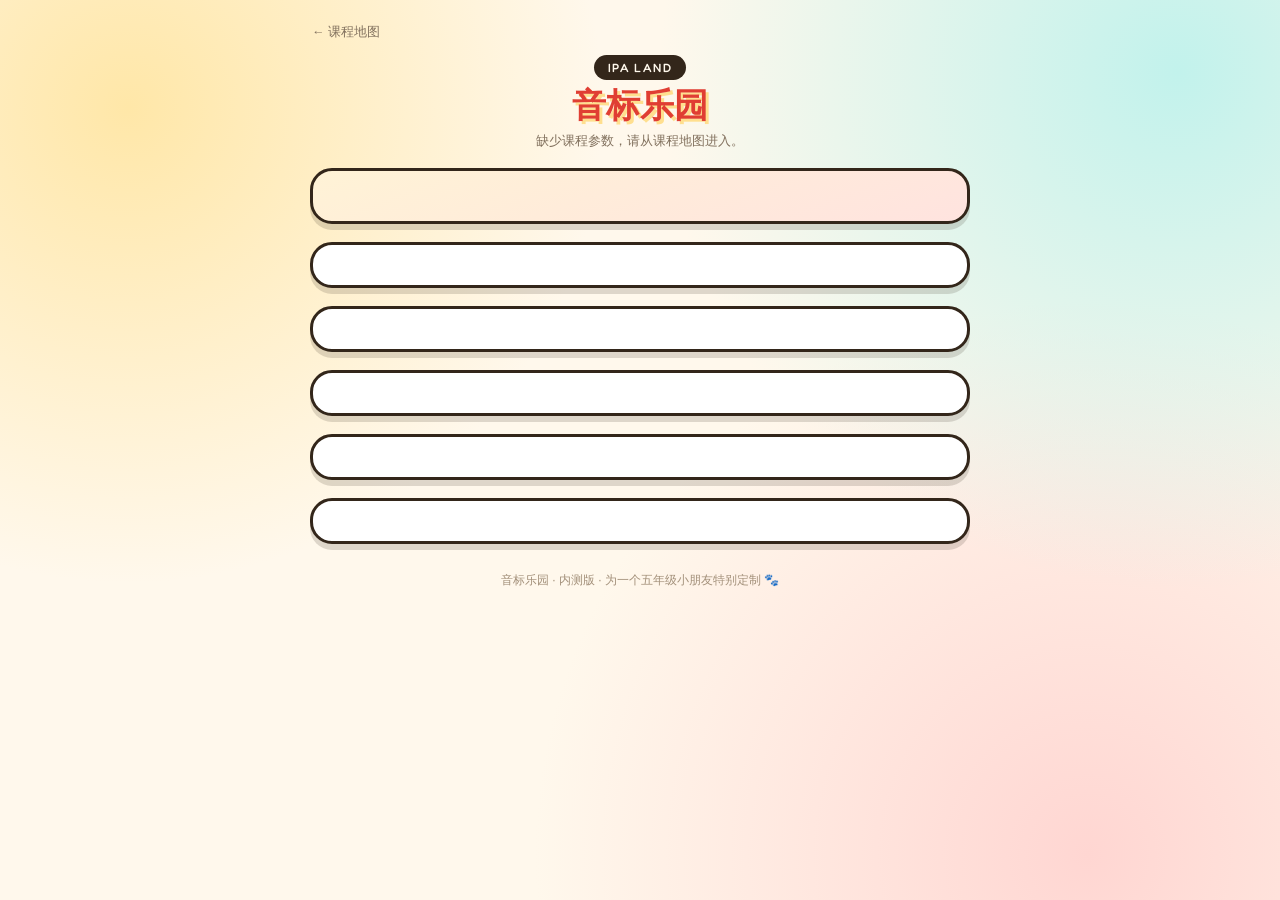
<file: lesson.html>
<!DOCTYPE html>
<html lang="zh-CN">
<head>
<meta charset="UTF-8">
<meta name="viewport" content="width=device-width, initial-scale=1.0">
<title id="pageTitle">音标乐园 · 课程</title>
<link rel="manifest" href="manifest.json?v=2">
<meta name="theme-color" content="#ff5a4e">
<link rel="icon" href="favicon.ico" sizes="any">
<link rel="icon" type="image/png" sizes="192x192" href="icons/icon-192-v2.png">
<link rel="apple-touch-icon" href="icons/apple-touch-icon-v2.png">
<meta name="apple-mobile-web-app-capable" content="yes">
<meta name="apple-mobile-web-app-status-bar-style" content="black-translucent">
<link rel="stylesheet" href="css/fonts.css">
<link rel="stylesheet" href="css/theme.css">
<link rel="stylesheet" href="css/lesson.css">
</head>
<body>
<div class="wrap">

  <div class="lesson-nav">
    <a href="index.html">← 课程地图</a>
    <span id="lessonCounter"></span>
  </div>

  <header id="lessonHeader">
    <div class="badge">IPA Land</div>
    <h1>音标乐园</h1>
    <p>加载中…</p>
  </header>

  <div class="card hero" id="heroCard"></div>
  <div class="card" id="spellCard"></div>
  <div class="card" id="levelsCard"></div>
  <div class="card" id="mnemoCard" style="padding:0;border:none;box-shadow:none;background:transparent"></div>
  <div class="card" id="contrastCard"></div>
  <div class="card" id="gameCard"></div>
  <div class="card" id="maskedCard"></div>

  <div id="specialLink"></div>

  <div class="lesson-nav" id="prevNextNav" style="justify-content:center;gap:24px"></div>

  <footer>音标乐园 · 内测版 · 为一个五年级小朋友特别定制 🐾</footer>
</div>

<script src="js/speak.js"></script>
<script src="js/storage.js"></script>
<script src="js/lesson-data.js"></script>
<script src="js/lesson-render.js"></script>
<script src="js/pwa.js"></script>
<script>
(function () {
  const params = new URLSearchParams(location.search);
  const b = params.get('b');
  const i = params.get('i');
  const headerBox = document.getElementById('lessonHeader');

  function showError(msg) {
    headerBox.innerHTML = `<div class="badge">IPA Land</div><h1>音标乐园</h1><p>${msg}</p>`;
  }

  /* 这一课通往哪个特别关。键是音标符号，与首页 SPECIALS 的 needs 对应。 */
  const SPECIAL_BY_SYMBOL = {
    'e': { href: 'game-ea-sorting.html', emoji: '🏭', title: '两面派分拣工厂 · ea',
           desc: '刚学的 /e/ 就藏在 bread 里。去传送带上把 ea 的两副面孔分开。' },
    'iː': { href: 'game-ea-sorting.html', emoji: '🏭', title: '两面派分拣工厂 · ea',
            desc: '刚学的 /iː/ 就藏在 meat 里。去传送带上把 ea 的两副面孔分开。' },
  };

  function renderSpecialLink(sound) {
    const sp = SPECIAL_BY_SYMBOL[sound.symbol];
    if (!sp) return;
    const box = document.getElementById('specialLink');
    const a = document.createElement('a');
    a.href = sp.href;
    a.style.cssText =
      'display:block;background:linear-gradient(160deg,#fff3d6,#ffe9e6);border:3px solid var(--ink);' +
      'border-radius:22px;box-shadow:0 6px 0 var(--shadow);padding:16px 18px;margin-bottom:18px';
    a.innerHTML =
      '<div style="font-family:var(--ui);font-size:11.5px;letter-spacing:.1em;color:#8a6a2c">解锁特别关</div>' +
      '<div style="font-weight:900;font-size:16px;margin-top:4px">' + sp.emoji + ' ' + sp.title + '</div>' +
      '<div style="font-size:12.5px;color:#6b5b49;line-height:1.65;margin-top:6px">' + sp.desc + '</div>';
    box.appendChild(a);
  }

  if (b === null || i === null) {
    showError('缺少课程参数，请从课程地图进入。');
  } else {
    Promise.all([IpaData.loadAll(), IpaData.getSound(b, i)])
      .then(([units, sound]) => {
        if (!sound) {
          showError('没有找到这一课，请回课程地图重新选择。');
          return;
        }

        document.getElementById('pageTitle').textContent = `音标乐园 · 第 ${sound.lessonNum} 课 /${sound.symbol}/`;
        const totalWords = (sound.levels || []).reduce((n, lv) => n + lv.words.length, 0);
        headerBox.innerHTML = `
          <div class="badge">IPA Land · Lesson ${sound.lessonNum}</div>
          <h1>音标乐园</h1>
          <p>第 ${sound.lessonNum} 课 · ${sound.nickname} /${sound.symbol}/ · 学完这一课能读 ${totalWords} 个词</p>
        `;
        document.getElementById('lessonCounter').textContent = `第 ${sound.lessonNum} / 48 课`;

        IpaLesson.renderLesson(
          {
            hero: document.getElementById('heroCard'),
            spellings: document.getElementById('spellCard'),
            levels: document.getElementById('levelsCard'),
            mnemonic: document.getElementById('mnemoCard'),
            contrast: document.getElementById('contrastCard'),
            game: document.getElementById('gameCard'),
            masked: document.getElementById('maskedCard'),
          },
          sound,
          units
        );

        renderSpecialLink(sound);

        const flat = units.flatMap((u) => u.sounds);
        const idx = flat.findIndex((s) => s.lessonNum === sound.lessonNum);
        const prev = flat[idx - 1];
        const next = flat[idx + 1];
        const nav = document.getElementById('prevNextNav');
        nav.innerHTML =
          (prev ? `<a href="lesson.html?b=${prev.batchNum}&i=${prev.indexInBatch}">← 第 ${prev.lessonNum} 课 /${prev.symbol}/</a>` : '<span></span>') +
          (next ? `<a href="lesson.html?b=${next.batchNum}&i=${next.indexInBatch}">第 ${next.lessonNum} 课 /${next.symbol}/ →</a>` : '<span></span>');
      })
      .catch((err) => {
        showError('内容加载失败：请启动本地服务器（如 <code>npx serve .</code>）后用 http://localhost 地址访问，而不要直接双击打开文件。');
        console.error(err);
      });
  }
})();
</script>
</body>
</html>
</file>
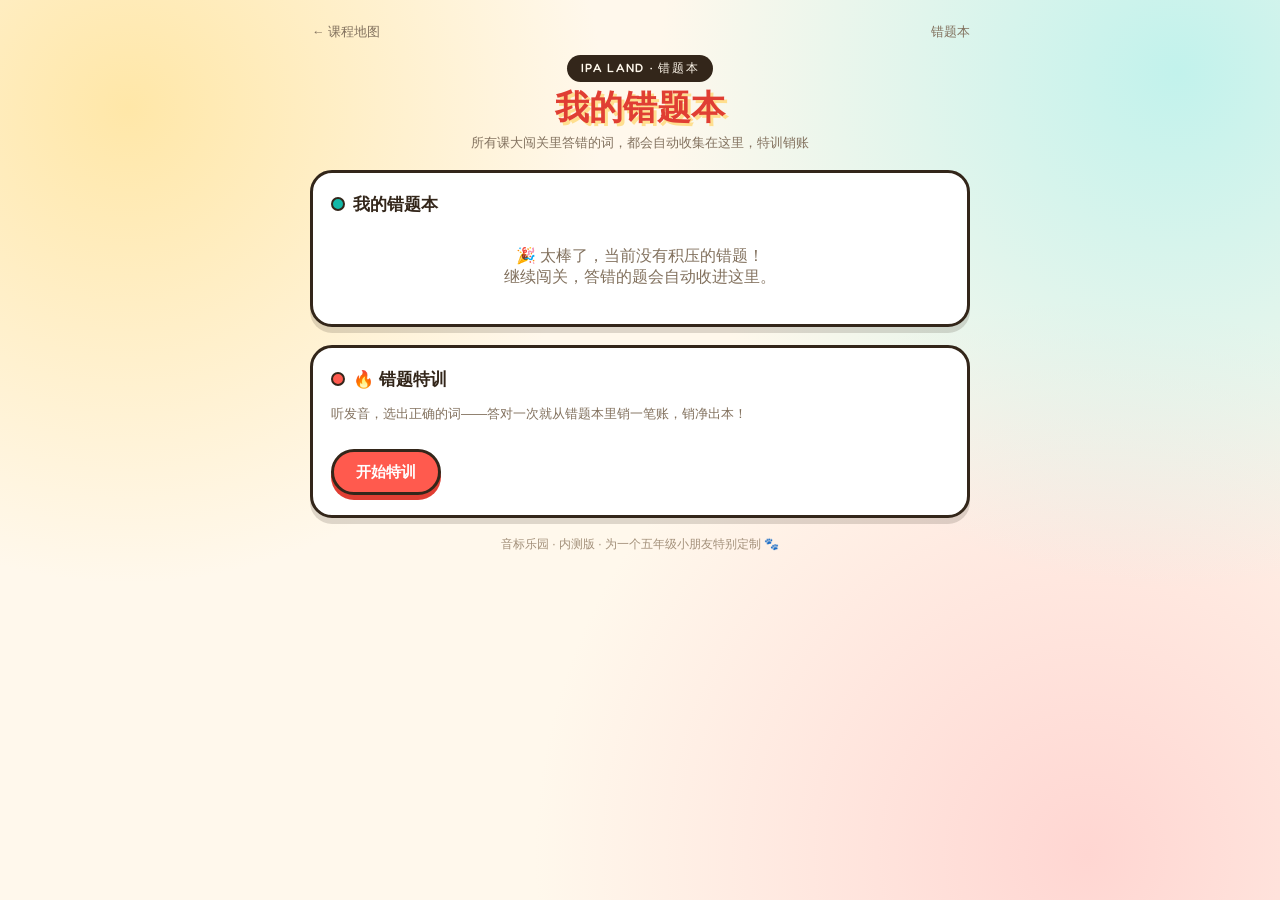
<file: wrongbook.html>
<!DOCTYPE html>
<html lang="zh-CN">
<head>
<meta charset="UTF-8">
<meta name="viewport" content="width=device-width, initial-scale=1.0">
<title>音标乐园 · 我的错题本</title>
<link rel="manifest" href="manifest.json?v=2">
<meta name="theme-color" content="#ff5a4e">
<link rel="icon" href="favicon.ico" sizes="any">
<link rel="icon" type="image/png" sizes="192x192" href="icons/icon-192-v2.png">
<link rel="apple-touch-icon" href="icons/apple-touch-icon-v2.png">
<meta name="apple-mobile-web-app-capable" content="yes">
<meta name="apple-mobile-web-app-status-bar-style" content="black-translucent">
<link rel="stylesheet" href="css/fonts.css">
<link rel="stylesheet" href="css/theme.css">
<link rel="stylesheet" href="css/lesson.css">
</head>
<body>
<div class="wrap">

  <div class="lesson-nav">
    <a href="index.html">← 课程地图</a>
    <span>错题本</span>
  </div>

  <header>
    <div class="badge">IPA Land · 错题本</div>
    <h1>我的错题本</h1>
    <p>所有课大闯关里答错的词，都会自动收集在这里，特训销账</p>
  </header>

  <div class="card" id="bookCard">
    <p style="text-align:center;color:#82715e">加载中…</p>
  </div>
  <div class="card" id="drillCard"></div>

  <footer>音标乐园 · 内测版 · 为一个五年级小朋友特别定制 🐾</footer>
</div>

<script src="js/speak.js"></script>
<script src="js/storage.js"></script>
<script src="js/lesson-data.js"></script>
<script src="js/wrongbook-render.js"></script>
<script src="js/pwa.js"></script>
<script>
IpaData.loadAll()
  .then((units) => {
    IpaWrongbook.renderWrongbook(
      { list: document.getElementById('bookCard'), drill: document.getElementById('drillCard') },
      units
    );
  })
  .catch((err) => {
    document.getElementById('bookCard').innerHTML =
      '<p style="text-align:center;color:#82715e">内容加载失败：请启动本地服务器（如 <code>npx serve .</code>）后用 http://localhost 地址访问。</p>';
    console.error(err);
  });
</script>
</body>
</html>
</file>
<file: css/fonts.css>
/* 音标乐园 · 自托管字体
   原来从 fonts.googleapis.com 加载，实测国内首字节 7 秒以上、且是 render-blocking，
   孩子点开链接会白屏干等。改成同源加载，顺带让 PWA 离线时也有字体。

   两点取舍：
   1. 中文不自托管 Noto Sans SC —— CJK 全量子集好几 MB，改用各系统自带中文字体（见 theme.css 的 --zh）。
   2. Baloo 2 / Fredoka 本来就不含 IPA 扩展区（ɪ ɒ ʌ ə ʊ ʃ ʒ θ 等），
      音标符号一直靠后面的中文/系统字体兜底渲染，这里维持原状。

   用的是可变字体（一个文件覆盖整个字重区间），换字重不会多下一个文件。 */

@font-face{
  font-family:'Baloo 2';
  font-style:normal;
  font-weight:500 800;
  font-display:swap;
  src:url(../fonts/Baloo2-latin-ext.woff2) format('woff2');
  unicode-range:U+0100-02BA, U+02BD-02C5, U+02C7-02CC, U+02CE-02D7, U+02DD-02FF, U+0304, U+0308, U+0329, U+1D00-1DBF, U+1E00-1E9F, U+1EF2-1EFF, U+2020, U+20A0-20AB, U+20AD-20C0, U+2113, U+2C60-2C7F, U+A720-A7FF;
}
@font-face{
  font-family:'Baloo 2';
  font-style:normal;
  font-weight:500 800;
  font-display:swap;
  src:url(../fonts/Baloo2-latin.woff2) format('woff2');
  unicode-range:U+0000-00FF, U+0131, U+0152-0153, U+02BB-02BC, U+02C6, U+02DA, U+02DC, U+0304, U+0308, U+0329, U+2000-206F, U+20AC, U+2122, U+2191, U+2193, U+2212, U+2215, U+FEFF, U+FFFD;
}
@font-face{
  font-family:'Fredoka';
  font-style:normal;
  font-weight:500 600;
  font-display:swap;
  src:url(../fonts/Fredoka-latin-ext.woff2) format('woff2');
  unicode-range:U+0100-02BA, U+02BD-02C5, U+02C7-02CC, U+02CE-02D7, U+02DD-02FF, U+0304, U+0308, U+0329, U+1D00-1DBF, U+1E00-1E9F, U+1EF2-1EFF, U+2020, U+20A0-20AB, U+20AD-20C0, U+2113, U+2C60-2C7F, U+A720-A7FF;
}
@font-face{
  font-family:'Fredoka';
  font-style:normal;
  font-weight:500 600;
  font-display:swap;
  src:url(../fonts/Fredoka-latin.woff2) format('woff2');
  unicode-range:U+0000-00FF, U+0131, U+0152-0153, U+02BB-02BC, U+02C6, U+02DA, U+02DC, U+0304, U+0308, U+0329, U+2000-206F, U+20AC, U+2122, U+2191, U+2193, U+2212, U+2215, U+FEFF, U+FFFD;
}
</file>
<file: css/theme.css>
/* 音标乐园 IPA Land · 共享视觉规范
   提取自 ipa-lesson-ae.html（贴纸绘本风格），供首页与课程页共用 */
:root{
  --paper:#fff8ec; --ink:#33261a;
  --coral:#ff5a4e; --coral-deep:#e03e33;
  --teal:#14b8a8; --teal-deep:#0d8f83;
  --sun:#ffc53d; --sun-deep:#e8a416;
  --sky:#6bc5ff; --sky-deep:#3d9fe0;
  --card:#ffffff;
  --shadow:rgba(51,38,26,.16);
  --en:"Baloo 2","PingFang SC","HarmonyOS Sans SC","Source Han Sans SC","Noto Sans CJK SC","Microsoft YaHei",sans-serif;
  --zh:"PingFang SC","HarmonyOS Sans SC","Source Han Sans SC","Noto Sans CJK SC","Microsoft YaHei",sans-serif;
  --ui:"Fredoka","PingFang SC","HarmonyOS Sans SC","Source Han Sans SC","Noto Sans CJK SC","Microsoft YaHei",sans-serif;
}
*{box-sizing:border-box;margin:0;padding:0;-webkit-tap-highlight-color:transparent}
html{scroll-behavior:smooth}
@media (prefers-reduced-motion:reduce){html{scroll-behavior:auto} *{animation:none!important;transition:none!important}}
body{
  font-family:var(--zh);color:var(--ink);
  background:
    radial-gradient(circle at 10% 12%, #ffe7a8 0, transparent 34%),
    radial-gradient(circle at 92% 8%, #c2f2ec 0, transparent 36%),
    radial-gradient(circle at 85% 95%, #ffd6d2 0, transparent 40%),
    var(--paper);
  min-height:100vh;padding:20px 14px 70px;
}
a{color:inherit;text-decoration:none}
.wrap{max-width:660px;margin:0 auto}

header{text-align:center;margin-bottom:18px}
header .badge{display:inline-block;font-family:var(--ui);font-size:12px;letter-spacing:.14em;
  background:var(--ink);color:var(--paper);padding:5px 14px;border-radius:999px;text-transform:uppercase;margin-bottom:10px}
header h1{font-family:var(--en);font-weight:800;font-size:34px;line-height:1.05;color:var(--coral-deep);text-shadow:3px 3px 0 #ffdf8f}
header p{font-size:13px;color:#82715e;margin-top:6px}

.card{background:var(--card);border:3px solid var(--ink);border-radius:22px;
  box-shadow:0 6px 0 var(--shadow);padding:20px 18px;margin-bottom:18px}
.card h2{font-family:var(--zh);font-weight:900;font-size:17px;display:flex;align-items:center;gap:8px;margin-bottom:14px}
.dot{width:14px;height:14px;border-radius:50%;border:2.5px solid var(--ink);flex:none}

.btn{font-family:var(--ui);font-weight:600;font-size:15px;color:#fff;border:3px solid var(--ink);
  border-radius:999px;padding:10px 22px;cursor:pointer;background:var(--coral);
  box-shadow:0 5px 0 var(--coral-deep);transition:transform .06s, box-shadow .06s;margin-top:14px}
.btn:active{transform:translateY(4px);box-shadow:0 1px 0 var(--coral-deep)}
.btn.teal{background:var(--teal);box-shadow:0 5px 0 var(--teal-deep)}
.btn.teal:active{box-shadow:0 1px 0 var(--teal-deep)}
.btn.sun{background:var(--sun);color:var(--ink);box-shadow:0 5px 0 var(--sun-deep)}
.btn.sun:active{box-shadow:0 1px 0 var(--sun-deep)}
.btn:focus-visible{outline:3px solid var(--sky);outline-offset:3px}

.chip{font-family:var(--en);font-weight:700;font-size:19px;background:#fff;border:3px solid var(--ink);
  border-radius:14px;padding:8px 15px;cursor:pointer;box-shadow:0 4px 0 var(--shadow);
  transition:transform .06s, box-shadow .06s;user-select:none}
.chip:active{transform:translateY(3px);box-shadow:0 1px 0 var(--shadow)}
.chip b{color:var(--coral-deep)}
.chip:focus-visible{outline:3px solid var(--sky);outline-offset:2px}

.pbar{height:16px;border:3px solid var(--ink);border-radius:999px;background:#fff;overflow:hidden}
.pbar i{display:block;height:100%;width:0;background:repeating-linear-gradient(45deg,var(--sun),var(--sun) 8px,#ffd76e 8px,#ffd76e 16px);transition:width .3s}

footer{text-align:center;font-size:12px;color:#a3907a;margin-top:8px}
</file>
<file: css/lesson.css>
/* 音标乐园 · 课程页组件样式
   提取并泛化自 ipa-lesson-ae.html，供 lesson.html 模板对全部 48 课复用 */

.lesson-nav{display:flex;align-items:center;justify-content:space-between;margin-bottom:10px;font-family:var(--ui);font-size:12.5px;color:#82715e}
.lesson-nav a{padding:4px 2px}
.lesson-nav a:hover{color:var(--coral-deep)}

/* ---------- 1. 音标英雄卡 ---------- */
.hero{background:linear-gradient(160deg,#fff3d6, #ffe3df);text-align:center;padding:26px 18px 24px}
.hero .sym{font-family:var(--en);font-weight:800;font-size:96px;line-height:1;color:var(--coral-deep);
  text-shadow:4px 4px 0 var(--sun);display:inline-block;transform:rotate(-3deg)}
.hero .kind{font-family:var(--ui);font-size:13px;letter-spacing:.1em;color:#8a6a2c;margin-top:4px}
.howto{display:flex;gap:14px;align-items:center;background:#fffdf7;border:2.5px dashed var(--teal);
  border-radius:16px;padding:12px 14px;margin-top:16px;text-align:left}
.howto .face{font-size:42px;flex:none}
.howto p{font-size:14px;line-height:1.7}
.howto b{color:var(--teal-deep)}

/* ---------- 2. 拼写出口 ---------- */
.spellmap{display:flex;flex-wrap:wrap;gap:10px;justify-content:center}
.spell-tile{border:3px solid var(--ink);border-radius:16px;padding:12px 16px;text-align:center;min-width:120px}
.spell-tile.main{background:#e6fbf8}
.spell-tile.rare{background:#fff4f3;opacity:.92}
.spell-tile .letter{font-family:var(--en);font-weight:800;font-size:34px;line-height:1}
.spell-tile.main .letter{color:var(--teal-deep)}
.spell-tile.rare .letter{color:var(--coral-deep)}
.spell-tile .freq{font-family:var(--ui);font-size:11px;letter-spacing:.06em;color:#82715e;margin-top:4px}
.spell-tile .eg{font-size:13px;margin-top:6px}
.spell-tile .eg b{color:var(--coral-deep)}
.spell-note{font-size:12.5px;color:#82715e;text-align:center;margin-top:12px;line-height:1.6}

/* ---------- 3. 分级词库 ---------- */
.levels{display:flex;flex-direction:column;gap:14px}
.level{border:3px solid var(--ink);border-radius:18px;overflow:hidden}
.level-head{display:flex;align-items:center;gap:10px;padding:10px 14px;color:#fff;font-weight:900;font-size:15px}
.level-head.c0{background:var(--teal)}
.level-head.c1{background:var(--sky)}
.level-head.c2{background:var(--coral)}
.level-head.c3{background:var(--sun);color:var(--ink)}
.level-head .stars{margin-left:auto;font-size:15px;letter-spacing:2px}
.level-body{padding:14px;background:#fffdf7}
.level-tip{font-size:12.5px;color:#82715e;margin-bottom:10px}
.words{display:flex;flex-wrap:wrap;gap:10px}
.words .chip .zh{font-family:var(--zh);font-weight:500;font-size:11px;color:#82715e;display:block;line-height:1.2;margin-top:1px}
.words .chip.done{background:#e6fbf8;border-color:var(--teal-deep)}

/* ---------- 4. 记忆句 ---------- */
.mnemo{background:linear-gradient(150deg,#fff3d6,#ffefef);border:3px solid var(--ink);border-radius:18px;
  padding:18px 16px;text-align:center}
.mnemo .pic{font-size:44px;letter-spacing:6px;margin-bottom:8px}
.mnemo .sen{font-family:var(--en);font-weight:800;font-size:22px;line-height:1.45}
.mnemo .sen b{color:var(--coral-deep);text-decoration:underline wavy var(--sun) 2.5px;text-underline-offset:4px}
.mnemo .cn{font-size:13px;color:#82715e;margin-top:8px}
.ipa-row{display:flex;flex-wrap:wrap;gap:8px;justify-content:center;margin-top:14px}
.ipa-tile{background:#fff;border:2.5px solid var(--ink);border-radius:12px;padding:6px 10px;cursor:pointer;
  box-shadow:0 3px 0 var(--shadow);transition:transform .06s, box-shadow .06s;user-select:none}
.ipa-tile:active{transform:translateY(2px);box-shadow:0 1px 0 var(--shadow)}
.ipa-tile .w{font-family:var(--en);font-weight:700;font-size:16px;line-height:1.2}
.ipa-tile .ipa{font-family:var(--en);font-weight:600;font-size:14px;color:#82715e;line-height:1.2}
.ipa-tile .ipa b{color:var(--coral-deep);font-weight:800}
.ipa-tile.hit{background:#fff3d6}

/* ---------- 5. 对比辨音 ---------- */
.contrast{display:grid;grid-template-columns:1fr 1fr;gap:12px}
.col{border:3px solid var(--ink);border-radius:16px;overflow:hidden}
.col .head{font-family:var(--en);font-weight:800;font-size:24px;color:#fff;text-align:center;padding:8px}
.col.s .head{background:var(--teal)}
.col.l .head{background:var(--coral)}
.col .body{padding:12px;display:flex;flex-direction:column;gap:8px;background:#fffdf7;align-items:center}
.contrast .chip{font-size:17px;width:100%;text-align:center}

/* ---------- 6. 闯关 ---------- */
.game-top{display:flex;align-items:center;gap:12px;margin-bottom:14px}
.round-label{font-family:var(--ui);font-size:13px;color:#82715e;flex:none}
.quiz{text-align:center}
.quiz .ask{font-size:15px;font-weight:700;margin-bottom:6px}
.quiz .hintline{font-size:12px;color:#82715e;margin-bottom:12px}
.choices{display:grid;grid-template-columns:1fr 1fr;gap:12px;max-width:380px;margin:0 auto}
.choice{font-family:var(--en);font-weight:800;font-size:24px;background:#fff;border:3px solid var(--ink);
  border-radius:16px;padding:16px 8px;cursor:pointer;box-shadow:0 5px 0 var(--shadow);transition:transform .06s, box-shadow .06s}
.choice:active{transform:translateY(4px);box-shadow:0 1px 0 var(--shadow)}
.choice.right{background:#d8f8ee;border-color:var(--teal-deep)}
.choice.wrong{background:#ffe0dd;border-color:var(--coral-deep)}
.choice:focus-visible{outline:3px solid var(--sky);outline-offset:2px}
.choice .cipa{display:block;font-size:14px;font-weight:600;color:#82715e;margin-top:4px;line-height:1.2}
.choice .cipa b{color:var(--coral-deep);font-weight:800}
.feedback{min-height:26px;font-size:15px;font-weight:900;margin-top:12px}
.feedback.ok{color:var(--teal-deep)}
.feedback.no{color:var(--coral-deep)}
.result{text-align:center;padding:10px 0}
.result .big-stars{font-size:46px;letter-spacing:6px;margin-bottom:6px}
.result h3{font-size:20px;font-weight:900;margin-bottom:4px}
.result p{font-size:14px;color:#82715e}
.game-placeholder{text-align:center;padding:18px;color:#82715e;font-size:13.5px;line-height:1.7}
.game-placeholder .big{font-size:34px;margin-bottom:8px}

@media (max-width:420px){
  .hero .sym{font-size:78px}
  .choices{grid-template-columns:1fr 1fr}
  .contrast{grid-template-columns:1fr 1fr}
}
</file>
